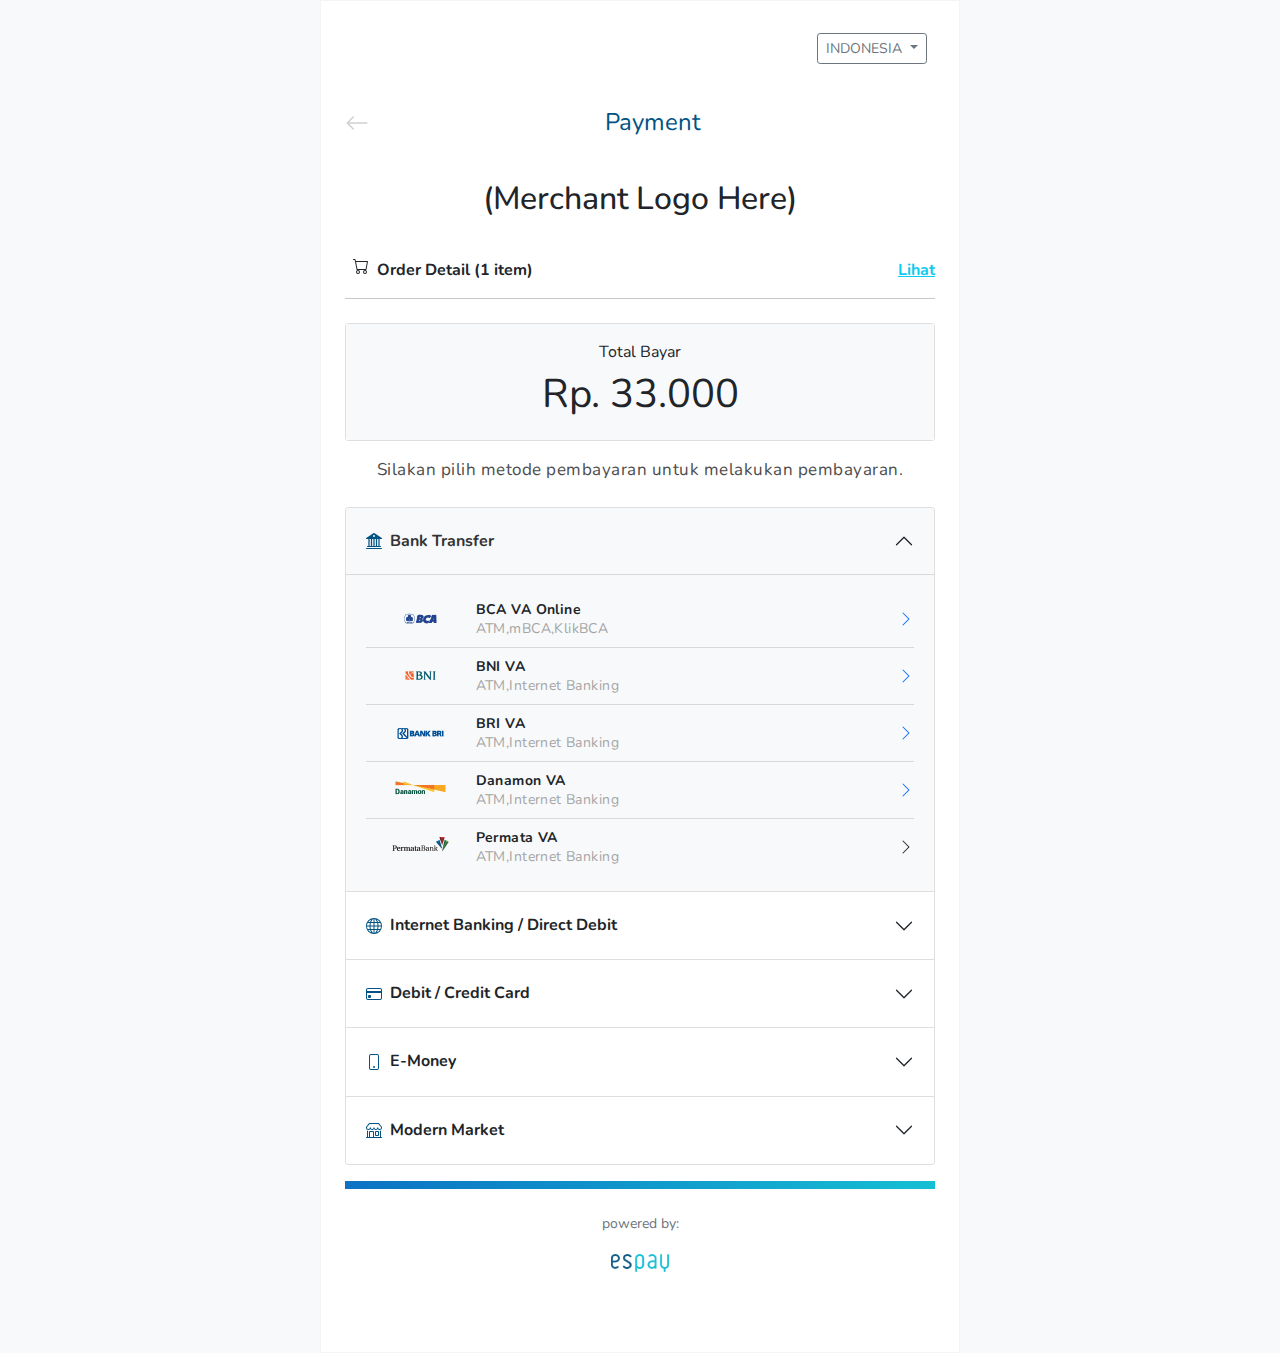
<file: index.html>
<!doctype html>
<html lang="en" class="h-100">

<head>
  <meta charset="utf-8">
  <meta name="viewport" content="width=device-width, initial-scale=1">
  <meta name="description" content="">
  <meta name="author" content="PT PLUS">
  <meta name="generator" content="Hugo 0.84.0">
  <title>ESPAY</title>



  <!-- Bootstrap core CSS -->
  <link href="css/bootstrap.min.css" rel="stylesheet">
  <!-- Custom Style -->
  <link href="css/iconset.css" rel="stylesheet">
  <link href="css/style.css" rel="stylesheet">

  <!-- Favicons -->
  <link rel="apple-touch-icon" href="#" sizes="180x180">
  <link rel="icon" href="#" sizes="32x32" type="image/png">
  <link rel="icon" href="#" sizes="16x16" type="image/png">
  <link rel="manifest" href="#">
  <link rel="mask-icon" href="#" color="#7952b3">
  <link rel="icon" href="#">
  <meta name="theme-color" content="#7952b3">



</head>

<body class="bg-light">


  <!-- Begin page content -->
  <main class="flex-shrink-0 h-100 main-container">


    <div class="container main-container ps-24">

      <div class="d-flex p-2 mb-4 flex-row justify-content-end align-items-center text-center">

        <div class="dropdown">
          <a class="btn btn-outline-secondary btn-sm dropdown-toggle" href="#" role="button" id="dropdownMenuLink"
            data-bs-toggle="dropdown" aria-expanded="false">
            INDONESIA
          </a>

          <ul class="dropdown-menu" aria-labelledby="dropdownMenuLink">
            <li><a class="dropdown-item" href="#">ENGLISH</a></li>
          </ul>
        </div>
      </div>

      <nav class="navbar nav-head">

        <!-- <a class="navbar-brand" href="#" style="z-index: 99 !important;">
            <svg xmlns="http://www.w3.org/2000/svg" width="24" height="24" fill="currentColor" class="bi bi-arrow-left"
              viewBox="0 0 16 16">
              <path fill-rule="evenodd"
                d="M15 8a.5.5 0 0 0-.5-.5H2.707l3.147-3.146a.5.5 0 1 0-.708-.708l-4 4a.5.5 0 0 0 0 .708l4 4a.5.5 0 0 0 .708-.708L2.707 8.5H14.5A.5.5 0 0 0 15 8z">
              </path>
            </svg>

          </a> -->
        <div class="d-flex flex-fill align-items-center justify-content-start">
          <a class="nav-arrow" href="#">
            <svg xmlns="http://www.w3.org/2000/svg" width="24" height="24" fill="currentColor" class="bi bi-arrow-left"
              viewBox="0 0 16 16">
              <path fill-rule="evenodd"
                d="M15 8a.5.5 0 0 0-.5-.5H2.707l3.147-3.146a.5.5 0 1 0-.708-.708l-4 4a.5.5 0 0 0 0 .708l4 4a.5.5 0 0 0 .708-.708L2.707 8.5H14.5A.5.5 0 0 0 15 8z">
              </path>
            </svg>

          </a>
          <span class="align-items-center  flex-fill justify-content-center txt-primary text-center ">Payment</span>



        </div>

      </nav>
      <div class="d-flex justify-content-center mt-32">
        <h1 class="fs-2">(Merchant Logo Here)</h1>
      </div>

      <br />
      <!-- <div class="alert alert-warning d-flex align-items-center" role="alert">
        <svg xmlns="http://www.w3.org/2000/svg" width="24" height="24" fill="currentColor"
          class="bi bi-exclamation-triangle-fill flex-shrink-0 me-2" viewBox="0 0 16 16" role="img"
          aria-label="Warning:">
          <path
            d="M8.982 1.566a1.13 1.13 0 0 0-1.96 0L.165 13.233c-.457.778.091 1.767.98 1.767h13.713c.889 0 1.438-.99.98-1.767L8.982 1.566zM8 5c.535 0 .954.462.9.995l-.35 3.507a.552.552 0 0 1-1.1 0L7.1 5.995A.905.905 0 0 1 8 5zm.002 6a1 1 0 1 1 0 2 1 1 0 0 1 0-2z" />
        </svg>
        <div>
          Lakukan pembayaran sebelum <strong>10 Mei 2023 01:38pm </strong>
        </div>
      </div> -->




      <div class="d-flex flex-row justify-content-between mt-2">
        <div class="d-flex flex-row bd-highlight">

          <svg xmlns="http://www.w3.org/2000/svg" width="16" height="16" fill="currentColor" class="bi bi-cart mx-2"
            viewBox="0 0 16 16">
            <path
              d="M0 1.5A.5.5 0 0 1 .5 1H2a.5.5 0 0 1 .485.379L2.89 3H14.5a.5.5 0 0 1 .491.592l-1.5 8A.5.5 0 0 1 13 12H4a.5.5 0 0 1-.491-.408L2.01 3.607 1.61 2H.5a.5.5 0 0 1-.5-.5zM3.102 4l1.313 7h8.17l1.313-7H3.102zM5 12a2 2 0 1 0 0 4 2 2 0 0 0 0-4zm7 0a2 2 0 1 0 0 4 2 2 0 0 0 0-4zm-7 1a1 1 0 1 1 0 2 1 1 0 0 1 0-2zm7 0a1 1 0 1 1 0 2 1 1 0 0 1 0-2z" />
          </svg>
          <b>Order Detail (1 item) </b>
        </div>

        <a class="link-info" data-bs-toggle="collapse" href="#collapseExample" role="button" aria-expanded="false"
          aria-controls="collapseExample">
          <b>Lihat</b>
        </a>
      </div>

      <hr />



      <div class="collapse" id="collapseExample">
        <div class="card card-body">
          <div class="d-flex justify-content-between">
            <div class="items d-flex flex-column">
              <span>Susu Kaleng</span>
              <span>1x </span>

            </div>

            <div class="items-price">
              Rp. 30.000
            </div>
          </div>
          <hr />
          <div class="d-flex justify-content-end bg-light">
            <div class="items-total mx-2">
              <span><strong>Sub Total</strong></span>


            </div>

            <div class="total-price mx-2">
              <span><strong>Rp. 33.000</strong></span>
            </div>
          </div>
          <div class="d-flex justify-content-end bg-light">
            <div class="items-total mx-2">
              <span>Admin</span>


            </div>

            <div class="total-price mx-2">
              <span><strong>Rp. 3.000</strong></span>
            </div>
          </div>
          <div class="d-flex justify-content-end bg-light">
            <div class="items-total mx-2">
              <span>Total amount due</span>


            </div>

            <div class="total-price mx-2">
              <span><strong>Rp. 33.000</strong></span>
            </div>
          </div>
        </div>
      </div>

      <!-- Amount Info-->
      <div class="card mt-24">
        <div class="card-body d-flex flex-column text-center bg-light">
          <span>Total Bayar</span>
          <span class="text-capitalize fs-1">Rp. 33.000</span>
        </div>
      </div>
      <!-- End of Amount Info-->

      <span class="title mt-16 mb-16">Silakan pilih metode pembayaran untuk melakukan pembayaran.</span>


      <!-- Accordion PG Channel-->
      <div class="accordion mt-24" id="accordionExample">
        <!-- Bank Transfer-->
        <div class="accordion-item">
          <h2 class="accordion-header" id="headingOne">
            <button class="accordion-button d-flex align-items-center justify-content-center" type="button"
              data-bs-toggle="collapse" data-bs-target="#collapseOne" aria-expanded="true" aria-controls="collapseOne">
              <svg xmlns="http://www.w3.org/2000/svg" width="16" height="16" fill="currentColor"
                class="bi bi-bank2 txt-primary" viewBox="0 0 16 16">
                <path
                  d="M8.277.084a.5.5 0 0 0-.554 0l-7.5 5A.5.5 0 0 0 .5 6h1.875v7H1.5a.5.5 0 0 0 0 1h13a.5.5 0 1 0 0-1h-.875V6H15.5a.5.5 0 0 0 .277-.916l-7.5-5zM12.375 6v7h-1.25V6h1.25zm-2.5 0v7h-1.25V6h1.25zm-2.5 0v7h-1.25V6h1.25zm-2.5 0v7h-1.25V6h1.25zM8 4a1 1 0 1 1 0-2 1 1 0 0 1 0 2zM.5 15a.5.5 0 0 0 0 1h15a.5.5 0 1 0 0-1H.5z" />
              </svg><strong class="p-2">Bank Transfer</strong>
            </button>
          </h2>
          <div id="collapseOne" class="accordion-collapse collapse show" aria-labelledby="headingOne"
            data-bs-parent="#accordionExample">
            <div class="accordion-body bg-light">
              <ul class="list-group list-group-flush list-group-va">
                <li class="list-group-item va-account-list">
                  <a href="payment-va.html">
                    <div class="d-flex flex-fill align-items-center">
                      <i class="va-bank align-self-start bank-logo bca"></i>
                      <span class="va-account-number flex-grow-1">
                        <div class="d-flex flex-column">
                          <strong class="text-dark">BCA VA Online</strong>
                          <span>ATM,mBCA,KlikBCA</span>
                        </div>
                      </span>

                      <svg xmlns="http://www.w3.org/2000/svg" width="16" height="16" fill="currentColor"
                        class="bi bi-chevron-right" viewBox="0 0 16 16">
                        <path fill-rule="evenodd"
                          d="M4.646 1.646a.5.5 0 0 1 .708 0l6 6a.5.5 0 0 1 0 .708l-6 6a.5.5 0 0 1-.708-.708L10.293 8 4.646 2.354a.5.5 0 0 1 0-.708z" />
                      </svg>

                    </div>
                  </a>
                </li>
                <li class="list-group-item va-account-list">
                  <a href="#">
                    <div class="d-flex flex-fill align-items-center">
                      <i class="va-bank align-self-start bank-logo bni"></i>
                      <span class="va-account-number flex-grow-1">
                        <div class="d-flex flex-column">
                          <strong class="text-dark">BNI VA</strong>
                          <span>ATM,Internet Banking</span>
                        </div>
                      </span>

                      <svg xmlns="http://www.w3.org/2000/svg" width="16" height="16" fill="currentColor"
                        class="bi bi-chevron-right" viewBox="0 0 16 16">
                        <path fill-rule="evenodd"
                          d="M4.646 1.646a.5.5 0 0 1 .708 0l6 6a.5.5 0 0 1 0 .708l-6 6a.5.5 0 0 1-.708-.708L10.293 8 4.646 2.354a.5.5 0 0 1 0-.708z" />
                      </svg>

                    </div>
                  </a>
                </li>
                <li class="list-group-item va-account-list">
                  <a href="#">
                    <div class="d-flex flex-fill align-items-center">
                      <i class="va-bank align-self-start bank-logo bri"></i>
                      <span class="va-account-number flex-grow-1">
                        <div class="d-flex flex-column">
                          <strong class="text-dark">BRI VA</strong>
                          <span>ATM,Internet Banking</span>
                        </div>
                      </span>

                      <svg xmlns="http://www.w3.org/2000/svg" width="16" height="16" fill="currentColor"
                        class="bi bi-chevron-right" viewBox="0 0 16 16">
                        <path fill-rule="evenodd"
                          d="M4.646 1.646a.5.5 0 0 1 .708 0l6 6a.5.5 0 0 1 0 .708l-6 6a.5.5 0 0 1-.708-.708L10.293 8 4.646 2.354a.5.5 0 0 1 0-.708z" />
                      </svg>

                    </div>
                  </a>
                </li>
                <li class="list-group-item va-account-list">
                  <a href="#">
                    <div class="d-flex flex-fill align-items-center">
                      <i class="va-bank align-self-start bank-logo danamon"></i>
                      <span class="va-account-number flex-grow-1">
                        <div class="d-flex flex-column">
                          <strong class="text-dark">Danamon VA</strong>
                          <span>ATM,Internet Banking</span>
                        </div>
                      </span>

                      <svg xmlns="http://www.w3.org/2000/svg" width="16" height="16" fill="currentColor"
                        class="bi bi-chevron-right" viewBox="0 0 16 16">
                        <path fill-rule="evenodd"
                          d="M4.646 1.646a.5.5 0 0 1 .708 0l6 6a.5.5 0 0 1 0 .708l-6 6a.5.5 0 0 1-.708-.708L10.293 8 4.646 2.354a.5.5 0 0 1 0-.708z" />
                      </svg>

                    </div>
                  </a>
                </li>
                <li class="list-group-item va-account-list">
                  <a href="#"></a>
                  <div class="d-flex flex-fill align-items-center">
                    <i class="va-bank align-self-start bank-logo permata"></i>
                    <span class="va-account-number flex-grow-1">
                      <div class="d-flex flex-column">
                        <strong class="text-dark">Permata VA</strong>
                        <span>ATM,Internet Banking</span>
                      </div>
                    </span>

                    <svg xmlns="http://www.w3.org/2000/svg" width="16" height="16" fill="currentColor"
                      class="bi bi-chevron-right" viewBox="0 0 16 16">
                      <path fill-rule="evenodd"
                        d="M4.646 1.646a.5.5 0 0 1 .708 0l6 6a.5.5 0 0 1 0 .708l-6 6a.5.5 0 0 1-.708-.708L10.293 8 4.646 2.354a.5.5 0 0 1 0-.708z" />
                    </svg>

                  </div>
                  </a>
                </li>

              </ul>
            </div>
          </div>
        </div>
        <!-- End of Bank Transfer-->

        <!-- Internet Banking-->
        <div class="accordion-item">
          <h2 class="accordion-header" id="headingTwo">
            <button class="accordion-button collapsed d-flex" type="button" data-bs-toggle="collapse"
              data-bs-target="#collapseTwo" aria-expanded="false" aria-controls="collapseTwo">
              <svg xmlns="http://www.w3.org/2000/svg" width="16" height="16" fill="currentColor"
                class="bi bi-globe txt-primary" viewBox="0 0 16 16">
                <path
                  d="M0 8a8 8 0 1 1 16 0A8 8 0 0 1 0 8zm7.5-6.923c-.67.204-1.335.82-1.887 1.855A7.97 7.97 0 0 0 5.145 4H7.5V1.077zM4.09 4a9.267 9.267 0 0 1 .64-1.539 6.7 6.7 0 0 1 .597-.933A7.025 7.025 0 0 0 2.255 4H4.09zm-.582 3.5c.03-.877.138-1.718.312-2.5H1.674a6.958 6.958 0 0 0-.656 2.5h2.49zM4.847 5a12.5 12.5 0 0 0-.338 2.5H7.5V5H4.847zM8.5 5v2.5h2.99a12.495 12.495 0 0 0-.337-2.5H8.5zM4.51 8.5a12.5 12.5 0 0 0 .337 2.5H7.5V8.5H4.51zm3.99 0V11h2.653c.187-.765.306-1.608.338-2.5H8.5zM5.145 12c.138.386.295.744.468 1.068.552 1.035 1.218 1.65 1.887 1.855V12H5.145zm.182 2.472a6.696 6.696 0 0 1-.597-.933A9.268 9.268 0 0 1 4.09 12H2.255a7.024 7.024 0 0 0 3.072 2.472zM3.82 11a13.652 13.652 0 0 1-.312-2.5h-2.49c.062.89.291 1.733.656 2.5H3.82zm6.853 3.472A7.024 7.024 0 0 0 13.745 12H11.91a9.27 9.27 0 0 1-.64 1.539 6.688 6.688 0 0 1-.597.933zM8.5 12v2.923c.67-.204 1.335-.82 1.887-1.855.173-.324.33-.682.468-1.068H8.5zm3.68-1h2.146c.365-.767.594-1.61.656-2.5h-2.49a13.65 13.65 0 0 1-.312 2.5zm2.802-3.5a6.959 6.959 0 0 0-.656-2.5H12.18c.174.782.282 1.623.312 2.5h2.49zM11.27 2.461c.247.464.462.98.64 1.539h1.835a7.024 7.024 0 0 0-3.072-2.472c.218.284.418.598.597.933zM10.855 4a7.966 7.966 0 0 0-.468-1.068C9.835 1.897 9.17 1.282 8.5 1.077V4h2.355z" />
              </svg>
              <strong class="p-2">Internet Banking / Direct Debit</strong>
            </button>
          </h2>
          <div id="collapseTwo" class="accordion-collapse collapse" aria-labelledby="headingTwo"
            data-bs-parent="#accordionExample">
            <div class="accordion-body bg-light">
              <ul class="list-group list-group-flush list-group-va">
                <li class="list-group-item va-account-list">
                  <a href="#">
                    <div class="d-flex flex-fill align-items-center">
                      <i class="va-bank align-self-start bank-logo bri"></i>
                      <span class="va-account-number flex-grow-1">
                        <div class="d-flex flex-column">
                          <strong class="text-dark">BRI Direct Debit</strong>
                          <span>Internet Banking BRI</span>
                        </div>
                      </span>

                      <svg xmlns="http://www.w3.org/2000/svg" width="16" height="16" fill="currentColor"
                        class="bi bi-chevron-right" viewBox="0 0 16 16">
                        <path fill-rule="evenodd"
                          d="M4.646 1.646a.5.5 0 0 1 .708 0l6 6a.5.5 0 0 1 0 .708l-6 6a.5.5 0 0 1-.708-.708L10.293 8 4.646 2.354a.5.5 0 0 1 0-.708z" />
                      </svg>

                    </div>
                  </a>
                </li>


              </ul>
            </div>
          </div>
        </div>
        <!-- End of Internet Banking-->

        <!-- Debit Credit-->
        <div class="accordion-item">
          <h2 class="accordion-header" id="headingThree">
            <button class="accordion-button collapsed d-flex" type="button" data-bs-toggle="collapse"
              data-bs-target="#collapseThree" aria-expanded="false" aria-controls="collapseThree">
              <svg xmlns="http://www.w3.org/2000/svg" width="16" height="16" fill="currentColor"
                class="bi bi-credit-card txt-primary" viewBox="0 0 16 16">
                <path
                  d="M0 4a2 2 0 0 1 2-2h12a2 2 0 0 1 2 2v8a2 2 0 0 1-2 2H2a2 2 0 0 1-2-2V4zm2-1a1 1 0 0 0-1 1v1h14V4a1 1 0 0 0-1-1H2zm13 4H1v5a1 1 0 0 0 1 1h12a1 1 0 0 0 1-1V7z" />
                <path d="M2 10a1 1 0 0 1 1-1h1a1 1 0 0 1 1 1v1a1 1 0 0 1-1 1H3a1 1 0 0 1-1-1v-1z" />
              </svg>
              <strong class="p-2">Debit / Credit Card</strong>
            </button>
          </h2>
          <div id="collapseThree" class="accordion-collapse collapse" aria-labelledby="headingThree"
            data-bs-parent="#accordionExample">
            <div class="accordion-body bg-light">
              <ul class="list-group list-group-flush list-group-va">
                <li class="list-group-item va-account-list">
                  <a href="#">
                    <div class="d-flex flex-fill align-items-center">
                      <!-- <i class="va-bank align-self-start bank-logo creditcardedc"></i> -->
                      <div class="d-flex flex-row justify-content-center align-items-center "
                        style="grid-template-columns: repeat(3, 44px);">
                        <div class="p-1 flex justify-center"><svg width="30" height="18" viewBox="0 0 24 14"
                            fill="none">
                            <path d="M14.708 3.19556H9.83984V11.1473H14.708V3.19556Z" fill="#FF5F00"></path>
                            <path
                              d="M10.3407 7.17304C10.3401 6.40729 10.5138 5.65143 10.8485 4.9627C11.1832 4.27397 11.6702 3.6704 12.2727 3.1977C11.5267 2.61157 10.6309 2.24712 9.6876 2.146C8.74432 2.04488 7.79161 2.21117 6.93837 2.62587C6.08512 3.04057 5.36574 3.68694 4.86246 4.49113C4.35918 5.29531 4.09229 6.22486 4.09229 7.17355C4.09229 8.12224 4.35918 9.05179 4.86246 9.85598C5.36574 10.6602 6.08512 11.3065 6.93837 11.7212C7.79161 12.1359 8.74432 12.3022 9.6876 12.2011C10.6309 12.1 11.5267 11.7355 12.2727 11.1494C11.6701 10.6766 11.183 10.0729 10.8483 9.38395C10.5136 8.69503 10.34 7.93897 10.3407 7.17304Z"
                              fill="#EB001B"></path>
                            <path
                              d="M19.9709 10.3107V10.1481H20.0415V10.1062H19.8748V10.1399H19.9412V10.3026L19.9709 10.3107ZM20.2951 10.3107V10.1062H20.245L20.1857 10.2463L20.1264 10.1062H20.0763V10.3026H20.1131V10.1532L20.1683 10.2811H20.2062L20.2614 10.1532V10.3026L20.2951 10.3107Z"
                              fill="#F79E1B"></path>
                            <path
                              d="M20.4545 7.17203C20.4546 8.12093 20.1877 9.05071 19.6844 9.85508C19.181 10.6594 18.4614 11.3059 17.6079 11.7206C16.7544 12.1353 15.8015 12.3015 14.858 12.2001C13.9145 12.0987 13.0186 11.7339 12.2727 11.1474C12.8748 10.6742 13.3617 10.0705 13.6964 9.3818C14.0311 8.69307 14.2051 7.93729 14.2051 7.17152C14.2051 6.40574 14.0311 5.64997 13.6964 4.96124C13.3617 4.2725 12.8748 3.66879 12.2727 3.19567C13.0186 2.60913 13.9145 2.24432 14.858 2.14295C15.8015 2.04158 16.7544 2.20774 17.6079 2.62243C18.4614 3.03712 19.181 3.6836 19.6844 4.48796C20.1877 5.29233 20.4546 6.22211 20.4545 7.17101V7.17203Z"
                              fill="#F79E1B"></path>
                          </svg></div>
                        <div class="p-1 flex justify-center"><svg version="1.0" xmlns="http://www.w3.org/2000/svg"
                            width="30" height="18" viewBox="0 0 600.000000 292.000000"
                            preserveAspectRatio="xMidYMid meet">
                            <g transform="translate(0.000000,292.000000) scale(0.100000,-0.100000)" fill="#1434cb"
                              stroke="none">
                              <path d="M3575 2209 c-193 -28 -361 -127 -438 -259 -38 -66 -60 -162 -54 -237
                                          11 -143 108 -253 318 -363 68 -36 140 -81 161 -101 33 -31 38 -42 38 -81 0
                                          -57 -24 -88 -88 -116 -106 -46 -267 -37 -427 23 -49 19 -91 33 -92 31 -6 -6
                                          -66 -306 -62 -310 14 -14 191 -56 280 -67 346 -40 638 77 741 297 26 56 32 82
                                          36 163 3 81 1 105 -18 154 -41 108 -110 167 -364 308 -91 51 -136 97 -136 139
                                          0 36 41 86 86 105 84 35 236 27 373 -20 l69 -23 31 144 c17 79 31 147 31 152
                                          0 12 -130 50 -215 62 -82 11 -186 11 -270 -1z"></path>
                              <path d="M686 2174 c-4 -9 -5 -18 -4 -19 2 -2 48 -15 103 -30 114 -31 260 -88
                                          291 -113 11 -10 28 -29 36 -42 9 -14 80 -272 158 -575 77 -302 148 -574 156
                                          -603 l15 -52 196 2 197 3 298 710 c164 391 300 716 302 723 4 9 -39 12 -194
                                          12 -117 0 -200 -4 -200 -9 0 -5 -65 -173 -144 -373 -79 -200 -163 -414 -187
                                          -475 -24 -62 -46 -113 -49 -113 -3 0 -41 188 -84 418 -85 459 -95 492 -162
                                          529 -38 22 -46 23 -380 23 -308 0 -342 -2 -348 -16z"></path>
                              <path d="M2590 2133 c-7 -32 -75 -350 -151 -708 -76 -357 -139 -658 -139 -667
                                          0 -17 15 -18 185 -18 105 0 185 4 185 9 0 5 68 325 150 711 83 386 150 708
                                          150 716 0 12 -32 14 -184 14 l-185 0 -11 -57z"></path>
                              <path d="M4615 2171 c-16 -10 -38 -27 -47 -38 -10 -10 -108 -235 -219 -499
                                          -299 -714 -369 -882 -369 -888 0 -4 87 -6 194 -6 l194 0 38 110 39 110 241 0
                                          242 0 17 -77 c9 -43 20 -91 24 -108 l7 -30 164 -3 c90 -1 167 1 170 5 4 5 -46
                                          262 -111 573 -65 311 -133 634 -150 718 l-32 152 -186 0 c-164 0 -190 -2 -216
                                          -19z m194 -633 c28 -139 51 -260 51 -268 0 -13 -22 -15 -147 -12 -82 2 -149 5
                                          -151 7 -6 5 182 525 189 525 3 0 29 -114 58 -252z"></path>
                            </g>
                          </svg></div>
                        <div class="p-1 flex justify-center"><svg width="30" height="18" viewBox="0 0 24 15"
                            fill="none">
                            <path
                              d="M21.4318 11.9485C21.4307 12.7484 21.1125 13.5151 20.5469 14.0807C19.9814 14.6463 19.2146 14.9645 18.4148 14.9656H2V3.01705C2.00108 2.21721 2.3193 1.45044 2.88487 0.884868C3.45044 0.319296 4.21721 0.00108233 5.01705 0L21.4318 0V11.9485Z"
                              fill="white"></path>
                            <path
                              d="M16.0861 8.88441H17.3297C17.3655 8.88441 17.4484 8.87214 17.4842 8.87214C17.6111 8.84498 17.7245 8.77429 17.8048 8.67231C17.8851 8.57034 17.9273 8.44349 17.9239 8.31373C17.9235 8.18491 17.88 8.05994 17.8003 7.95874C17.7206 7.85754 17.6093 7.78593 17.4842 7.75532C17.4334 7.74487 17.3815 7.74075 17.3297 7.74305H16.083L16.0861 8.88441Z"
                              fill="url(#paint0_linear)"></path>
                            <path
                              d="M17.1917 1.00854C16.9078 1.00854 16.6266 1.06447 16.3643 1.17312C16.102 1.28177 15.8637 1.44103 15.6629 1.64179C15.4621 1.84256 15.3029 2.0809 15.1942 2.34321C15.0856 2.60552 15.0297 2.88667 15.0297 3.17059V5.41548H18.0845C18.156 5.4133 18.2275 5.41741 18.2983 5.42775C18.9876 5.46354 19.498 5.81945 19.498 6.43718C19.4917 6.6967 19.3858 6.94386 19.2023 7.12743C19.0187 7.31099 18.7716 7.41686 18.512 7.42309V7.45173C19.2126 7.49877 19.7475 7.8915 19.7475 8.49695C19.7475 9.15048 19.1533 9.57798 18.3699 9.57798H15.0164V13.9757H18.1868C18.7602 13.9757 19.3101 13.7479 19.7156 13.3425C20.1211 12.937 20.3489 12.3871 20.3489 11.8137V1.00854H17.1917Z"
                              fill="url(#paint1_linear)"></path>
                            <path
                              d="M17.7723 6.58028C17.7748 6.45584 17.7314 6.33483 17.6502 6.24047C17.569 6.1461 17.4559 6.08501 17.3325 6.06891C17.309 6.06891 17.2497 6.05664 17.2139 6.05664H16.0889V7.10186H17.2139C17.2538 7.10498 17.294 7.10083 17.3325 7.0896C17.4559 7.0735 17.569 7.0124 17.6502 6.91804C17.7314 6.82367 17.7748 6.70267 17.7723 6.57823V6.58028Z"
                              fill="url(#paint2_linear)"></path>
                            <path
                              d="M5.24185 1.00854C4.95793 1.00854 4.67679 1.06447 4.41447 1.17312C4.15216 1.28177 3.91382 1.44103 3.71306 1.64179C3.51229 1.84256 3.35304 2.0809 3.24438 2.34321C3.13573 2.60552 3.07981 2.88667 3.07981 3.17059V8.50411C3.65614 8.80616 4.29381 8.97266 4.94424 8.99093C5.09262 9.00819 5.24298 8.9931 5.38497 8.94668C5.52696 8.90027 5.65721 8.82364 5.76675 8.72207C5.87628 8.6205 5.96252 8.49641 6.0195 8.35832C6.07649 8.22024 6.10288 8.07144 6.09685 7.92218V5.40627H7.95004V7.91195C7.95004 8.88559 7.34458 9.68127 5.29094 9.68127C4.54209 9.68181 3.79601 9.5901 3.06958 9.4082V13.9563H6.24004C6.52413 13.9565 6.80549 13.9008 7.06804 13.7923C7.33059 13.6838 7.56917 13.5245 7.77015 13.3237C7.97114 13.123 8.13057 12.8845 8.23935 12.6221C8.34813 12.3596 8.40413 12.0783 8.40413 11.7942V1.00854H5.24185Z"
                              fill="url(#paint3_linear)"></path>
                            <path
                              d="M11.2167 1.00854C10.9328 1.00854 10.6517 1.06447 10.3894 1.17312C10.127 1.28177 9.8887 1.44103 9.68794 1.64179C9.48717 1.84256 9.32792 2.0809 9.21926 2.34321C9.11061 2.60552 9.05469 2.88667 9.05469 3.17059V5.99741C9.94337 5.39823 11.0232 5.15106 12.084 5.304C12.6569 5.34051 13.2254 5.42813 13.7828 5.56582V6.48013C13.2765 6.20907 12.7191 6.04707 12.1464 6.00457C10.9825 5.92173 10.282 6.49138 10.282 7.48957C10.282 8.48775 10.9825 9.06968 12.1464 8.97457C12.718 8.92643 13.2743 8.76475 13.7828 8.499V9.41332C13.2257 9.55223 12.6571 9.63987 12.084 9.67514C11.024 9.829 9.94467 9.58332 9.05571 8.98582V13.9747H12.2262C12.7996 13.9747 13.3495 13.7469 13.755 13.3414C14.1604 12.936 14.3882 12.386 14.3882 11.8126V1.00854H11.2167Z"
                              fill="url(#paint4_linear)"></path>
                            <defs>
                              <linearGradient id="paint0_linear" x1="15.0244" y1="8.31456" x2="20.3617" y2="8.31456"
                                gradientUnits="userSpaceOnUse">
                                <stop stop-color="#007940"></stop>
                                <stop offset="0.228" stop-color="#00873F"></stop>
                                <stop offset="0.743" stop-color="#40A737"></stop>
                                <stop offset="1" stop-color="#5CB531"></stop>
                              </linearGradient>
                              <linearGradient id="paint1_linear" x1="15.027" y1="7.49212" x2="20.3649" y2="7.49212"
                                gradientUnits="userSpaceOnUse">
                                <stop stop-color="#007940"></stop>
                                <stop offset="0.228" stop-color="#00873F"></stop>
                                <stop offset="0.743" stop-color="#40A737"></stop>
                                <stop offset="1" stop-color="#5CB531"></stop>
                              </linearGradient>
                              <linearGradient id="paint2_linear" x1="15.0316" y1="6.57871" x2="20.3599" y2="6.57871"
                                gradientUnits="userSpaceOnUse">
                                <stop stop-color="#007940"></stop>
                                <stop offset="0.228" stop-color="#00873F"></stop>
                                <stop offset="0.743" stop-color="#40A737"></stop>
                                <stop offset="1" stop-color="#5CB531"></stop>
                              </linearGradient>
                              <linearGradient id="paint3_linear" x1="3.08025" y1="7.48241" x2="8.50015" y2="7.48241"
                                gradientUnits="userSpaceOnUse">
                                <stop stop-color="#1F286F"></stop>
                                <stop offset="0.475" stop-color="#004E94"></stop>
                                <stop offset="0.826" stop-color="#0066B1"></stop>
                                <stop offset="1" stop-color="#006FBC"></stop>
                              </linearGradient>
                              <linearGradient id="paint4_linear" x1="9.02269" y1="7.47865" x2="14.2869" y2="7.47865"
                                gradientUnits="userSpaceOnUse">
                                <stop stop-color="#6C2C2F"></stop>
                                <stop offset="0.174" stop-color="#882730"></stop>
                                <stop offset="0.573" stop-color="#BE1833"></stop>
                                <stop offset="0.859" stop-color="#DC0436"></stop>
                                <stop offset="1" stop-color="#E60039"></stop>
                              </linearGradient>
                            </defs>
                          </svg></div>
                      </div>
                      <span class="va-account-number flex-grow-1">
                        <div class="d-flex flex-column">
                          <strong class="text-dark">Debit / Credit Card</strong>
                          <span></span>
                        </div>
                      </span>

                      <svg xmlns="http://www.w3.org/2000/svg" width="16" height="16" fill="currentColor"
                        class="bi bi-chevron-right" viewBox="0 0 16 16">
                        <path fill-rule="evenodd"
                          d="M4.646 1.646a.5.5 0 0 1 .708 0l6 6a.5.5 0 0 1 0 .708l-6 6a.5.5 0 0 1-.708-.708L10.293 8 4.646 2.354a.5.5 0 0 1 0-.708z" />
                      </svg>

                    </div>
                  </a>
                </li>


              </ul>
            </div>
          </div>
        </div>
        <!-- End of Debit Credit-->

        <!--E-Money-->
        <div class="accordion-item">
          <h2 class="accordion-header" id="headingFour">
            <button class="accordion-button collapsed" type="button" data-bs-toggle="collapse"
              data-bs-target="#collapseFour" aria-expanded="false" aria-controls="collapseFour">
              <svg xmlns="http://www.w3.org/2000/svg" width="16" height="16" fill="currentColor"
                class="bi bi-phone txt-primary" viewBox="0 0 16 16">
                <path
                  d="M11 1a1 1 0 0 1 1 1v12a1 1 0 0 1-1 1H5a1 1 0 0 1-1-1V2a1 1 0 0 1 1-1h6zM5 0a2 2 0 0 0-2 2v12a2 2 0 0 0 2 2h6a2 2 0 0 0 2-2V2a2 2 0 0 0-2-2H5z" />
                <path d="M8 14a1 1 0 1 0 0-2 1 1 0 0 0 0 2z" />
              </svg>
              <strong class="p-2">E-Money</strong>
            </button>
          </h2>
          <div id="collapseFour" class="accordion-collapse collapse" aria-labelledby="headingFour"
            data-bs-parent="#accordionExample">
            <div class="accordion-body bg-light">
              <ul class="list-group list-group-flush list-group-va">
                <li class="list-group-item va-account-list">
                  <a href="#">
                    <div class="d-flex flex-fill align-items-center">
                      <i class="va-bank align-self-start sprite kredivo"></i>
                      <span class="va-account-number flex-grow-1">
                        <div class="d-flex flex-column">
                          <strong class="text-dark">Kredivo</strong>
                        </div>
                      </span>
                      <svg xmlns="http://www.w3.org/2000/svg" width="16" height="16" fill="currentColor"
                        class="bi bi-chevron-right" viewBox="0 0 16 16">
                        <path fill-rule="evenodd"
                          d="M4.646 1.646a.5.5 0 0 1 .708 0l6 6a.5.5 0 0 1 0 .708l-6 6a.5.5 0 0 1-.708-.708L10.293 8 4.646 2.354a.5.5 0 0 1 0-.708z" />
                      </svg>

                    </div>
                  </a>
                </li>

                <li class="list-group-item va-account-list">
                  <a href="#">
                    <div class="d-flex flex-fill align-items-center">
                      <i class="va-bank align-self-start sprite akulaku"></i>
                      <span class="va-account-number flex-grow-1">
                        <div class="d-flex flex-column">
                          <strong class="text-dark">Akulaku</strong>
                        </div>
                      </span>
                      <svg xmlns="http://www.w3.org/2000/svg" width="16" height="16" fill="currentColor"
                        class="bi bi-chevron-right" viewBox="0 0 16 16">
                        <path fill-rule="evenodd"
                          d="M4.646 1.646a.5.5 0 0 1 .708 0l6 6a.5.5 0 0 1 0 .708l-6 6a.5.5 0 0 1-.708-.708L10.293 8 4.646 2.354a.5.5 0 0 1 0-.708z" />
                      </svg>

                    </div>
                  </a>
                </li>
                <li class="list-group-item va-account-list">
                  <a href="#">
                    <div class="d-flex flex-fill align-items-center">
                      <i class="va-bank align-self-start sprite blu"></i>
                      <span class="va-account-number flex-grow-1">
                        <div class="d-flex flex-column">
                          <strong class="text-dark">Blu by BCA Digital</strong>
                        </div>
                      </span>
                      <svg xmlns="http://www.w3.org/2000/svg" width="16" height="16" fill="currentColor"
                        class="bi bi-chevron-right" viewBox="0 0 16 16">
                        <path fill-rule="evenodd"
                          d="M4.646 1.646a.5.5 0 0 1 .708 0l6 6a.5.5 0 0 1 0 .708l-6 6a.5.5 0 0 1-.708-.708L10.293 8 4.646 2.354a.5.5 0 0 1 0-.708z" />
                      </svg>

                    </div>
                  </a>
                </li>
                <li class="list-group-item va-account-list">
                  <a href="#">
                    <div class="d-flex flex-fill align-items-center">
                      <i class="va-bank align-self-start sprite ovo"></i>
                      <span class="va-account-number flex-grow-1">
                        <div class="d-flex flex-column">
                          <strong class="text-dark">OVO</strong>
                        </div>
                      </span>
                      <svg xmlns="http://www.w3.org/2000/svg" width="16" height="16" fill="currentColor"
                        class="bi bi-chevron-right" viewBox="0 0 16 16">
                        <path fill-rule="evenodd"
                          d="M4.646 1.646a.5.5 0 0 1 .708 0l6 6a.5.5 0 0 1 0 .708l-6 6a.5.5 0 0 1-.708-.708L10.293 8 4.646 2.354a.5.5 0 0 1 0-.708z" />
                      </svg>

                    </div>
                  </a>
                </li>
                <li class="list-group-item va-account-list">
                  <a href="#">
                    <div class="d-flex flex-fill align-items-center">
                      <i class="va-bank align-self-start sprite danapay"></i>
                      <span class="va-account-number flex-grow-1">
                        <div class="d-flex flex-column">
                          <strong class="text-dark">Dana</strong>
                        </div>
                      </span>
                      <svg xmlns="http://www.w3.org/2000/svg" width="16" height="16" fill="currentColor"
                        class="bi bi-chevron-right" viewBox="0 0 16 16">
                        <path fill-rule="evenodd"
                          d="M4.646 1.646a.5.5 0 0 1 .708 0l6 6a.5.5 0 0 1 0 .708l-6 6a.5.5 0 0 1-.708-.708L10.293 8 4.646 2.354a.5.5 0 0 1 0-.708z" />
                      </svg>

                    </div>
                  </a>
                </li>

              </ul>
            </div>
          </div>
        </div>
        <!--End of E-Money-->

        <!-- Modern Market -->
        <div class="accordion-item">
          <h2 class="accordion-header" id="headingFive">
            <button class="accordion-button collapsed" type="button" data-bs-toggle="collapse"
              data-bs-target="#collapseFive" aria-expanded="false" aria-controls="collapseFive">
              <svg xmlns="http://www.w3.org/2000/svg" width="16" height="16" fill="currentColor"
                class="bi bi-shop txt-primary" viewBox="0 0 16 16">
                <path
                  d="M2.97 1.35A1 1 0 0 1 3.73 1h8.54a1 1 0 0 1 .76.35l2.609 3.044A1.5 1.5 0 0 1 16 5.37v.255a2.375 2.375 0 0 1-4.25 1.458A2.371 2.371 0 0 1 9.875 8 2.37 2.37 0 0 1 8 7.083 2.37 2.37 0 0 1 6.125 8a2.37 2.37 0 0 1-1.875-.917A2.375 2.375 0 0 1 0 5.625V5.37a1.5 1.5 0 0 1 .361-.976l2.61-3.045zm1.78 4.275a1.375 1.375 0 0 0 2.75 0 .5.5 0 0 1 1 0 1.375 1.375 0 0 0 2.75 0 .5.5 0 0 1 1 0 1.375 1.375 0 1 0 2.75 0V5.37a.5.5 0 0 0-.12-.325L12.27 2H3.73L1.12 5.045A.5.5 0 0 0 1 5.37v.255a1.375 1.375 0 0 0 2.75 0 .5.5 0 0 1 1 0zM1.5 8.5A.5.5 0 0 1 2 9v6h1v-5a1 1 0 0 1 1-1h3a1 1 0 0 1 1 1v5h6V9a.5.5 0 0 1 1 0v6h.5a.5.5 0 0 1 0 1H.5a.5.5 0 0 1 0-1H1V9a.5.5 0 0 1 .5-.5zM4 15h3v-5H4v5zm5-5a1 1 0 0 1 1-1h2a1 1 0 0 1 1 1v3a1 1 0 0 1-1 1h-2a1 1 0 0 1-1-1v-3zm3 0h-2v3h2v-3z" />
              </svg>
              <strong class="p-2">Modern Market</strong>
            </button>
          </h2>
          <div id="collapseFive" class="accordion-collapse collapse" aria-labelledby="headingFive"
            data-bs-parent="#accordionExample">
            <div class="accordion-body bg-light">
              <ul class="list-group list-group-flush list-group-va">

                <li class="list-group-item va-account-list">
                  <a href="#">
                    <div class="d-flex flex-fill align-items-center">
                      <i class="va-bank align-self-start sprite indomaret"></i>
                      <span class="va-account-number flex-grow-1">
                        <div class="d-flex flex-column">
                          <strong class="text-dark">Indomaret</strong>
                        </div>
                      </span>
                      <svg xmlns="http://www.w3.org/2000/svg" width="16" height="16" fill="currentColor"
                        class="bi bi-chevron-right" viewBox="0 0 16 16">
                        <path fill-rule="evenodd"
                          d="M4.646 1.646a.5.5 0 0 1 .708 0l6 6a.5.5 0 0 1 0 .708l-6 6a.5.5 0 0 1-.708-.708L10.293 8 4.646 2.354a.5.5 0 0 1 0-.708z" />
                      </svg>

                    </div>
                  </a>
                </li>

                <li class="list-group-item va-account-list">
                  <a href="#">
                    <div class="d-flex flex-fill align-items-center">
                      <i class="va-bank align-self-start sprite alfamart"></i>
                      <span class="va-account-number flex-grow-1">
                        <div class="d-flex flex-column">
                          <strong class="text-dark">Alfamart</strong>
                        </div>
                      </span>
                      <svg xmlns="http://www.w3.org/2000/svg" width="16" height="16" fill="currentColor"
                        class="bi bi-chevron-right" viewBox="0 0 16 16">
                        <path fill-rule="evenodd"
                          d="M4.646 1.646a.5.5 0 0 1 .708 0l6 6a.5.5 0 0 1 0 .708l-6 6a.5.5 0 0 1-.708-.708L10.293 8 4.646 2.354a.5.5 0 0 1 0-.708z" />
                      </svg>

                    </div>
                  </a>
                </li>


              </ul>
            </div>
          </div>
        </div>
        <!-- End of Modern Market -->
      </div>
      <!-- End of Accordion PG Channel-->
      <div class="espay-line"></div>
      <footer class="footer mt-auto mb-auto">
        <div class="container-tab-content">

          <p class="small text-muted text-center">powered by:</p>
          <div class="text-center">
            <img src="img/espay-logo-footer.png">
          </div>

        </div>
      </footer>
    </div>
  </main>



  <script src="js/jquery.min.js"></script>
  <script src="js/bootstrap.bundle.min.js"></script>
  <script src="js/pooper.min.js"></script>
  <script type="text/javascript">
    // enable spacing for credit card number     
    $('#inputCCNumber').on('keyup', function (e) {
      var val = $(this).val();
      var newval = '';
      val = val.replace(/\s/g, '');

      // iterate to letter-spacing after every 4 digits   
      for (var i = 0; i < val.length; i++) {
        if (i % 4 == 0 && i > 0) newval = newval.concat(' ');
        newval = newval.concat(val[i]);
      }

      // format in same input field 
      $(this).val(newval);
    });
  </script>


</body>

</html>
</file>
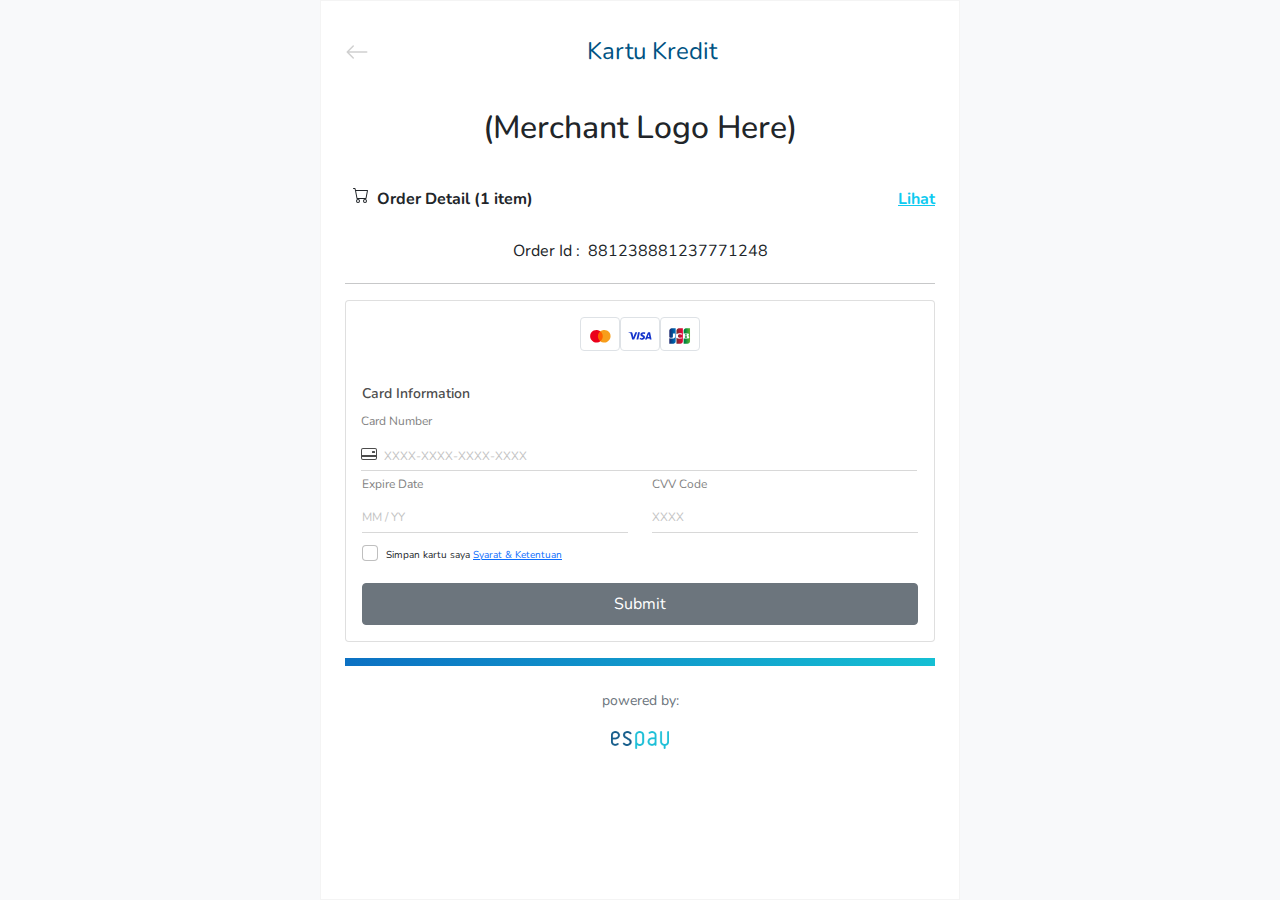
<file: payment-credit-card.html>
<!doctype html>
<html lang="en" class="h-100">

<head>
    <meta charset="utf-8">
    <meta name="viewport" content="width=device-width, initial-scale=1">
    <meta name="description" content="">
    <meta name="author" content="PT PLUS">
    <meta name="generator" content="Hugo 0.84.0">
    <title>ESPAY</title>



    <!-- Bootstrap core CSS -->
    <link href="css/bootstrap.min.css" rel="stylesheet">
    <!-- Custom Style -->
    <link href="css/iconset.css" rel="stylesheet">
    <link href="css/style.css" rel="stylesheet">

    <!-- Favicons -->
    <link rel="apple-touch-icon" href="#" sizes="180x180">
    <link rel="icon" href="#" sizes="32x32" type="image/png">
    <link rel="icon" href="#" sizes="16x16" type="image/png">
    <link rel="manifest" href="#">
    <link rel="mask-icon" href="#" color="#7952b3">
    <link rel="icon" href="#">
    <meta name="theme-color" content="#7952b3">



</head>

<body class="bg-light">


    <!-- Begin page content -->
    <main class="flex-shrink-0 h-100 main-container">

        <div class="container main-container ps-24">

            <nav class="navbar nav-head">

                <div class="d-flex flex-fill align-items-center justify-content-start">
                    <a class="nav-arrow" href="index.html">
                        <svg xmlns="http://www.w3.org/2000/svg" width="24" height="24" fill="currentColor"
                            class="bi bi-arrow-left" viewBox="0 0 16 16">
                            <path fill-rule="evenodd"
                                d="M15 8a.5.5 0 0 0-.5-.5H2.707l3.147-3.146a.5.5 0 1 0-.708-.708l-4 4a.5.5 0 0 0 0 .708l4 4a.5.5 0 0 0 .708-.708L2.707 8.5H14.5A.5.5 0 0 0 15 8z">
                            </path>
                        </svg>

                    </a>
                    <span class="align-items-center  flex-fill justify-content-center txt-primary text-center ">Kartu
                        Kredit</span>



                </div>

            </nav>
            <div class="d-flex justify-content-center mt-32">
                <h1 class="fs-2">(Merchant Logo Here)</h1>
            </div>

            <br />

            <div class="d-flex flex-row justify-content-between mt-2">
                <div class="d-flex flex-row bd-highlight">

                    <svg xmlns="http://www.w3.org/2000/svg" width="16" height="16" fill="currentColor"
                        class="bi bi-cart mx-2" viewBox="0 0 16 16">
                        <path
                            d="M0 1.5A.5.5 0 0 1 .5 1H2a.5.5 0 0 1 .485.379L2.89 3H14.5a.5.5 0 0 1 .491.592l-1.5 8A.5.5 0 0 1 13 12H4a.5.5 0 0 1-.491-.408L2.01 3.607 1.61 2H.5a.5.5 0 0 1-.5-.5zM3.102 4l1.313 7h8.17l1.313-7H3.102zM5 12a2 2 0 1 0 0 4 2 2 0 0 0 0-4zm7 0a2 2 0 1 0 0 4 2 2 0 0 0 0-4zm-7 1a1 1 0 1 1 0 2 1 1 0 0 1 0-2zm7 0a1 1 0 1 1 0 2 1 1 0 0 1 0-2z" />
                    </svg>
                    <b>Order Detail (1 item) </b>
                </div>

                <a class="link-info" data-bs-toggle="collapse" href="#collapseExample" role="button"
                    aria-expanded="false" aria-controls="collapseExample">
                    <b>Lihat</b>
                </a>
            </div>
            <div class="d-flex flex-column align-items-center text-center mt-4">
                <div class="d-flex flex-row text-center">
                    <span class="p-1">
                        Order Id :
                    </span>
                    <span class="p-1">
                        881238881237771248
                    </span>
                </div>

            </div>
            <hr />


            <!-- Item cart-->
            <div class="collapse" id="collapseExample">
                <div class="card card-body">
                    <div class="d-flex justify-content-between">
                        <div class="items d-flex flex-column">
                            <span>Susu Kaleng</span>
                            <span>1x </span>

                        </div>

                        <div class="items-price">
                            Rp. 30.000
                        </div>
                    </div>
                    <hr />
                    <div class="d-flex justify-content-end bg-light">
                        <div class="items-total mx-2">
                            <span><strong>Sub Total</strong></span>


                        </div>

                        <div class="total-price mx-2">
                            <span><strong>Rp. 33.000</strong></span>
                        </div>
                    </div>
                    <div class="d-flex justify-content-end bg-light">
                        <div class="items-total mx-2">
                            <span>Admin</span>


                        </div>

                        <div class="total-price mx-2">
                            <span><strong>Rp. 3.000</strong></span>
                        </div>
                    </div>
                    <div class="d-flex justify-content-end bg-light">
                        <div class="items-total mx-2">
                            <span>Total amount due</span>


                        </div>

                        <div class="total-price mx-2">
                            <span><strong>Rp. 33.000</strong></span>
                        </div>
                    </div>
                </div>
            </div>
            <!-- End of Item cart-->

            <div class="card w-100">
                <div class="card-body">
                    <div class="d-flex flex-row justify-content-center align-items-center mb-32 "
                        style="grid-template-columns: repeat(3, 44px);">
                        <div class="border rounded border-gray-100 p-1 flex justify-center"><svg width="30" height="18"
                                viewBox="0 0 24 14" fill="none">
                                <path d="M14.708 3.19556H9.83984V11.1473H14.708V3.19556Z" fill="#FF5F00"></path>
                                <path
                                    d="M10.3407 7.17304C10.3401 6.40729 10.5138 5.65143 10.8485 4.9627C11.1832 4.27397 11.6702 3.6704 12.2727 3.1977C11.5267 2.61157 10.6309 2.24712 9.6876 2.146C8.74432 2.04488 7.79161 2.21117 6.93837 2.62587C6.08512 3.04057 5.36574 3.68694 4.86246 4.49113C4.35918 5.29531 4.09229 6.22486 4.09229 7.17355C4.09229 8.12224 4.35918 9.05179 4.86246 9.85598C5.36574 10.6602 6.08512 11.3065 6.93837 11.7212C7.79161 12.1359 8.74432 12.3022 9.6876 12.2011C10.6309 12.1 11.5267 11.7355 12.2727 11.1494C11.6701 10.6766 11.183 10.0729 10.8483 9.38395C10.5136 8.69503 10.34 7.93897 10.3407 7.17304Z"
                                    fill="#EB001B"></path>
                                <path
                                    d="M19.9709 10.3107V10.1481H20.0415V10.1062H19.8748V10.1399H19.9412V10.3026L19.9709 10.3107ZM20.2951 10.3107V10.1062H20.245L20.1857 10.2463L20.1264 10.1062H20.0763V10.3026H20.1131V10.1532L20.1683 10.2811H20.2062L20.2614 10.1532V10.3026L20.2951 10.3107Z"
                                    fill="#F79E1B"></path>
                                <path
                                    d="M20.4545 7.17203C20.4546 8.12093 20.1877 9.05071 19.6844 9.85508C19.181 10.6594 18.4614 11.3059 17.6079 11.7206C16.7544 12.1353 15.8015 12.3015 14.858 12.2001C13.9145 12.0987 13.0186 11.7339 12.2727 11.1474C12.8748 10.6742 13.3617 10.0705 13.6964 9.3818C14.0311 8.69307 14.2051 7.93729 14.2051 7.17152C14.2051 6.40574 14.0311 5.64997 13.6964 4.96124C13.3617 4.2725 12.8748 3.66879 12.2727 3.19567C13.0186 2.60913 13.9145 2.24432 14.858 2.14295C15.8015 2.04158 16.7544 2.20774 17.6079 2.62243C18.4614 3.03712 19.181 3.6836 19.6844 4.48796C20.1877 5.29233 20.4546 6.22211 20.4545 7.17101V7.17203Z"
                                    fill="#F79E1B"></path>
                            </svg></div>
                        <div class="border rounded border-gray-100 p-1 flex justify-center"><svg version="1.0"
                                xmlns="http://www.w3.org/2000/svg" width="30" height="18"
                                viewBox="0 0 600.000000 292.000000" preserveAspectRatio="xMidYMid meet">
                                <g transform="translate(0.000000,292.000000) scale(0.100000,-0.100000)" fill="#1434cb"
                                    stroke="none">
                                    <path d="M3575 2209 c-193 -28 -361 -127 -438 -259 -38 -66 -60 -162 -54 -237
                    11 -143 108 -253 318 -363 68 -36 140 -81 161 -101 33 -31 38 -42 38 -81 0
                    -57 -24 -88 -88 -116 -106 -46 -267 -37 -427 23 -49 19 -91 33 -92 31 -6 -6
                    -66 -306 -62 -310 14 -14 191 -56 280 -67 346 -40 638 77 741 297 26 56 32 82
                    36 163 3 81 1 105 -18 154 -41 108 -110 167 -364 308 -91 51 -136 97 -136 139
                    0 36 41 86 86 105 84 35 236 27 373 -20 l69 -23 31 144 c17 79 31 147 31 152
                    0 12 -130 50 -215 62 -82 11 -186 11 -270 -1z"></path>
                                    <path d="M686 2174 c-4 -9 -5 -18 -4 -19 2 -2 48 -15 103 -30 114 -31 260 -88
                    291 -113 11 -10 28 -29 36 -42 9 -14 80 -272 158 -575 77 -302 148 -574 156
                    -603 l15 -52 196 2 197 3 298 710 c164 391 300 716 302 723 4 9 -39 12 -194
                    12 -117 0 -200 -4 -200 -9 0 -5 -65 -173 -144 -373 -79 -200 -163 -414 -187
                    -475 -24 -62 -46 -113 -49 -113 -3 0 -41 188 -84 418 -85 459 -95 492 -162
                    529 -38 22 -46 23 -380 23 -308 0 -342 -2 -348 -16z"></path>
                                    <path d="M2590 2133 c-7 -32 -75 -350 -151 -708 -76 -357 -139 -658 -139 -667
                    0 -17 15 -18 185 -18 105 0 185 4 185 9 0 5 68 325 150 711 83 386 150 708
                    150 716 0 12 -32 14 -184 14 l-185 0 -11 -57z"></path>
                                    <path d="M4615 2171 c-16 -10 -38 -27 -47 -38 -10 -10 -108 -235 -219 -499
                    -299 -714 -369 -882 -369 -888 0 -4 87 -6 194 -6 l194 0 38 110 39 110 241 0
                    242 0 17 -77 c9 -43 20 -91 24 -108 l7 -30 164 -3 c90 -1 167 1 170 5 4 5 -46
                    262 -111 573 -65 311 -133 634 -150 718 l-32 152 -186 0 c-164 0 -190 -2 -216
                    -19z m194 -633 c28 -139 51 -260 51 -268 0 -13 -22 -15 -147 -12 -82 2 -149 5
                    -151 7 -6 5 182 525 189 525 3 0 29 -114 58 -252z"></path>
                                </g>
                            </svg></div>
                        <div class="border rounded border-gray-100 p-1 flex justify-center"><svg width="30" height="18"
                                viewBox="0 0 24 15" fill="none">
                                <path
                                    d="M21.4318 11.9485C21.4307 12.7484 21.1125 13.5151 20.5469 14.0807C19.9814 14.6463 19.2146 14.9645 18.4148 14.9656H2V3.01705C2.00108 2.21721 2.3193 1.45044 2.88487 0.884868C3.45044 0.319296 4.21721 0.00108233 5.01705 0L21.4318 0V11.9485Z"
                                    fill="white"></path>
                                <path
                                    d="M16.0861 8.88441H17.3297C17.3655 8.88441 17.4484 8.87214 17.4842 8.87214C17.6111 8.84498 17.7245 8.77429 17.8048 8.67231C17.8851 8.57034 17.9273 8.44349 17.9239 8.31373C17.9235 8.18491 17.88 8.05994 17.8003 7.95874C17.7206 7.85754 17.6093 7.78593 17.4842 7.75532C17.4334 7.74487 17.3815 7.74075 17.3297 7.74305H16.083L16.0861 8.88441Z"
                                    fill="url(#paint0_linear)"></path>
                                <path
                                    d="M17.1917 1.00854C16.9078 1.00854 16.6266 1.06447 16.3643 1.17312C16.102 1.28177 15.8637 1.44103 15.6629 1.64179C15.4621 1.84256 15.3029 2.0809 15.1942 2.34321C15.0856 2.60552 15.0297 2.88667 15.0297 3.17059V5.41548H18.0845C18.156 5.4133 18.2275 5.41741 18.2983 5.42775C18.9876 5.46354 19.498 5.81945 19.498 6.43718C19.4917 6.6967 19.3858 6.94386 19.2023 7.12743C19.0187 7.31099 18.7716 7.41686 18.512 7.42309V7.45173C19.2126 7.49877 19.7475 7.8915 19.7475 8.49695C19.7475 9.15048 19.1533 9.57798 18.3699 9.57798H15.0164V13.9757H18.1868C18.7602 13.9757 19.3101 13.7479 19.7156 13.3425C20.1211 12.937 20.3489 12.3871 20.3489 11.8137V1.00854H17.1917Z"
                                    fill="url(#paint1_linear)"></path>
                                <path
                                    d="M17.7723 6.58028C17.7748 6.45584 17.7314 6.33483 17.6502 6.24047C17.569 6.1461 17.4559 6.08501 17.3325 6.06891C17.309 6.06891 17.2497 6.05664 17.2139 6.05664H16.0889V7.10186H17.2139C17.2538 7.10498 17.294 7.10083 17.3325 7.0896C17.4559 7.0735 17.569 7.0124 17.6502 6.91804C17.7314 6.82367 17.7748 6.70267 17.7723 6.57823V6.58028Z"
                                    fill="url(#paint2_linear)"></path>
                                <path
                                    d="M5.24185 1.00854C4.95793 1.00854 4.67679 1.06447 4.41447 1.17312C4.15216 1.28177 3.91382 1.44103 3.71306 1.64179C3.51229 1.84256 3.35304 2.0809 3.24438 2.34321C3.13573 2.60552 3.07981 2.88667 3.07981 3.17059V8.50411C3.65614 8.80616 4.29381 8.97266 4.94424 8.99093C5.09262 9.00819 5.24298 8.9931 5.38497 8.94668C5.52696 8.90027 5.65721 8.82364 5.76675 8.72207C5.87628 8.6205 5.96252 8.49641 6.0195 8.35832C6.07649 8.22024 6.10288 8.07144 6.09685 7.92218V5.40627H7.95004V7.91195C7.95004 8.88559 7.34458 9.68127 5.29094 9.68127C4.54209 9.68181 3.79601 9.5901 3.06958 9.4082V13.9563H6.24004C6.52413 13.9565 6.80549 13.9008 7.06804 13.7923C7.33059 13.6838 7.56917 13.5245 7.77015 13.3237C7.97114 13.123 8.13057 12.8845 8.23935 12.6221C8.34813 12.3596 8.40413 12.0783 8.40413 11.7942V1.00854H5.24185Z"
                                    fill="url(#paint3_linear)"></path>
                                <path
                                    d="M11.2167 1.00854C10.9328 1.00854 10.6517 1.06447 10.3894 1.17312C10.127 1.28177 9.8887 1.44103 9.68794 1.64179C9.48717 1.84256 9.32792 2.0809 9.21926 2.34321C9.11061 2.60552 9.05469 2.88667 9.05469 3.17059V5.99741C9.94337 5.39823 11.0232 5.15106 12.084 5.304C12.6569 5.34051 13.2254 5.42813 13.7828 5.56582V6.48013C13.2765 6.20907 12.7191 6.04707 12.1464 6.00457C10.9825 5.92173 10.282 6.49138 10.282 7.48957C10.282 8.48775 10.9825 9.06968 12.1464 8.97457C12.718 8.92643 13.2743 8.76475 13.7828 8.499V9.41332C13.2257 9.55223 12.6571 9.63987 12.084 9.67514C11.024 9.829 9.94467 9.58332 9.05571 8.98582V13.9747H12.2262C12.7996 13.9747 13.3495 13.7469 13.755 13.3414C14.1604 12.936 14.3882 12.386 14.3882 11.8126V1.00854H11.2167Z"
                                    fill="url(#paint4_linear)"></path>
                                <defs>
                                    <linearGradient id="paint0_linear" x1="15.0244" y1="8.31456" x2="20.3617"
                                        y2="8.31456" gradientUnits="userSpaceOnUse">
                                        <stop stop-color="#007940"></stop>
                                        <stop offset="0.228" stop-color="#00873F"></stop>
                                        <stop offset="0.743" stop-color="#40A737"></stop>
                                        <stop offset="1" stop-color="#5CB531"></stop>
                                    </linearGradient>
                                    <linearGradient id="paint1_linear" x1="15.027" y1="7.49212" x2="20.3649"
                                        y2="7.49212" gradientUnits="userSpaceOnUse">
                                        <stop stop-color="#007940"></stop>
                                        <stop offset="0.228" stop-color="#00873F"></stop>
                                        <stop offset="0.743" stop-color="#40A737"></stop>
                                        <stop offset="1" stop-color="#5CB531"></stop>
                                    </linearGradient>
                                    <linearGradient id="paint2_linear" x1="15.0316" y1="6.57871" x2="20.3599"
                                        y2="6.57871" gradientUnits="userSpaceOnUse">
                                        <stop stop-color="#007940"></stop>
                                        <stop offset="0.228" stop-color="#00873F"></stop>
                                        <stop offset="0.743" stop-color="#40A737"></stop>
                                        <stop offset="1" stop-color="#5CB531"></stop>
                                    </linearGradient>
                                    <linearGradient id="paint3_linear" x1="3.08025" y1="7.48241" x2="8.50015"
                                        y2="7.48241" gradientUnits="userSpaceOnUse">
                                        <stop stop-color="#1F286F"></stop>
                                        <stop offset="0.475" stop-color="#004E94"></stop>
                                        <stop offset="0.826" stop-color="#0066B1"></stop>
                                        <stop offset="1" stop-color="#006FBC"></stop>
                                    </linearGradient>
                                    <linearGradient id="paint4_linear" x1="9.02269" y1="7.47865" x2="14.2869"
                                        y2="7.47865" gradientUnits="userSpaceOnUse">
                                        <stop stop-color="#6C2C2F"></stop>
                                        <stop offset="0.174" stop-color="#882730"></stop>
                                        <stop offset="0.573" stop-color="#BE1833"></stop>
                                        <stop offset="0.859" stop-color="#DC0436"></stop>
                                        <stop offset="1" stop-color="#E60039"></stop>
                                    </linearGradient>
                                </defs>
                            </svg></div>
                    </div>
                    <!-- Credit Card Field -->
                    <form class="row espay-form">


                        <div class="input-group col-md-12">

                            <label for="inputAmount" class="form-label fs-5 col-md-12">Card Information</label>
                            <label for="inputCCNumber" class="form-label col-md-12">Card Number</label>
                            <div class="input-group">
                                <span class="input-group-text" id="basic-addon1"><svg xmlns="http://www.w3.org/2000/svg"
                                        width="16" height="16" fill="currentColor" class="bi bi-credit-card-2-back"
                                        viewBox="0 0 16 16">
                                        <path
                                            d="M11 5.5a.5.5 0 0 1 .5-.5h2a.5.5 0 0 1 .5.5v1a.5.5 0 0 1-.5.5h-2a.5.5 0 0 1-.5-.5v-1z" />
                                        <path
                                            d="M2 2a2 2 0 0 0-2 2v8a2 2 0 0 0 2 2h12a2 2 0 0 0 2-2V4a2 2 0 0 0-2-2H2zm13 2v5H1V4a1 1 0 0 1 1-1h12a1 1 0 0 1 1 1zm-1 9H2a1 1 0 0 1-1-1v-1h14v1a1 1 0 0 1-1 1z" />
                                    </svg></span>
                                <input type="text" class="form-control amount" maxlength="16"
                                    placeholder="XXXX-XXXX-XXXX-XXXX" aria-label="Username"
                                    aria-describedby="basic-addon1">
                            </div>
                        </div>

                        <div class="col-md-6">
                            <label for="inputExpDate" class="form-label">Expire Date</label>
                            <input type="text" maxlength="6" class="form-control" id="inputExpDate"
                                placeholder="MM / YY">
                        </div>
                        <div class="col-md-6">
                            <label for="inputCvv" class="form-label">CVV Code</label>
                            <input type="text" maxlength="3" class="form-control" id="inputCvv" placeholder="XXXX">
                        </div>


                        <div class="col-12 mt-8">
                            <div class="form-check">
                                <input class="form-check-input" type="checkbox" id="gridCheck">
                                <label class="form-check-label" for="gridCheck">
                                    Simpan kartu saya <a href="#">Syarat & Ketentuan</a>
                                </label>
                            </div>
                        </div>
                        <div class="col-12">
                            <div class="d-grid mt-16">
                                <button class="btn btn-secondary p-2" type="button">Submit</button>
                            </div>
                        </div>
                    </form>
                </div>
                <!-- End of Credit Card Field -->
            </div>




            <div class="espay-line"></div>
            <footer class="footer mt-auto mb-auto">
                <div class="container-tab-content">

                    <p class="small text-muted text-center">powered by:</p>
                    <div class="text-center">
                        <img src="img/espay-logo-footer.png">
                    </div>

                </div>
            </footer>
        </div>
    </main>



    <script src="js/jquery.min.js"></script>
    <script src="js/bootstrap.bundle.min.js"></script>
    <script src="js/pooper.min.js"></script>
    <script type="text/javascript">
        // enable spacing for credit card number     
        $('#inputCCNumber').on('keyup', function (e) {
            var val = $(this).val();
            var newval = '';
            val = val.replace(/\s/g, '');

            // iterate to letter-spacing after every 4 digits   
            for (var i = 0; i < val.length; i++) {
                if (i % 4 == 0 && i > 0) newval = newval.concat(' ');
                newval = newval.concat(val[i]);
            }

            // format in same input field 
            $(this).val(newval);
        });
    </script>


</body>

</html>
</file>
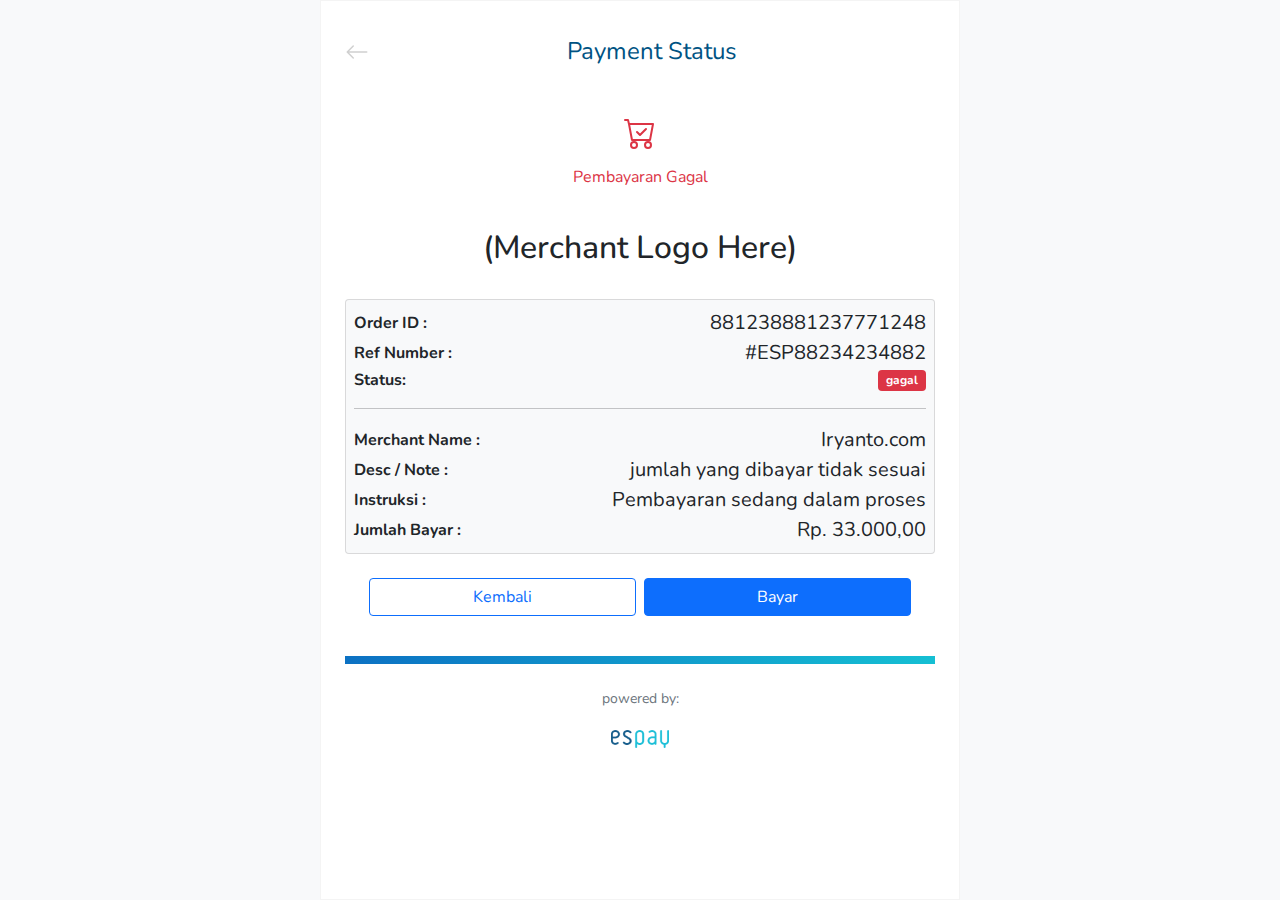
<file: payment-status-failed.html>
<!doctype html>
<html lang="en" class="h-100">

<head>
    <meta charset="utf-8">
    <meta name="viewport" content="width=device-width, initial-scale=1">
    <meta name="description" content="">
    <meta name="author" content="PT PLUS">
    <meta name="generator" content="Hugo 0.84.0">
    <title>ESPAY</title>



    <!-- Bootstrap core CSS -->
    <link href="css/bootstrap.min.css" rel="stylesheet">
    <!-- Custom Style -->
    <link href="css/iconset.css" rel="stylesheet">
    <link href="css/style.css" rel="stylesheet">

    <!-- Favicons -->
    <link rel="apple-touch-icon" href="#" sizes="180x180">
    <link rel="icon" href="#" sizes="32x32" type="image/png">
    <link rel="icon" href="#" sizes="16x16" type="image/png">
    <link rel="manifest" href="#">
    <link rel="mask-icon" href="#" color="#7952b3">
    <link rel="icon" href="#">
    <meta name="theme-color" content="#7952b3">



</head>

<body class="bg-light">


    <!-- Begin page content -->
    <main class="flex-shrink-0 h-100 main-container">

        <div class="container main-container ps-24">

            <nav class="navbar nav-head">

                <div class="d-flex flex-fill align-items-center justify-content-start">
                    <a class="nav-arrow" href="index.html">
                        <svg xmlns="http://www.w3.org/2000/svg" width="24" height="24" fill="currentColor"
                            class="bi bi-arrow-left" viewBox="0 0 16 16">
                            <path fill-rule="evenodd"
                                d="M15 8a.5.5 0 0 0-.5-.5H2.707l3.147-3.146a.5.5 0 1 0-.708-.708l-4 4a.5.5 0 0 0 0 .708l4 4a.5.5 0 0 0 .708-.708L2.707 8.5H14.5A.5.5 0 0 0 15 8z">
                            </path>
                        </svg>

                    </a>
                    <span class="align-items-center  flex-fill justify-content-center txt-primary text-center ">Payment
                        Status</span>



                </div>

            </nav>
            <div class="d-flex flex-column mt-32 align-items-center">
                <svg xmlns="http://www.w3.org/2000/svg" width="48" height="48" fill="currentColor"
                    class="bi bi-cart-check text-danger p-2" viewBox="0 0 16 16">
                    <path
                        d="M11.354 6.354a.5.5 0 0 0-.708-.708L8 8.293 6.854 7.146a.5.5 0 1 0-.708.708l1.5 1.5a.5.5 0 0 0 .708 0l3-3z" />
                    <path
                        d="M.5 1a.5.5 0 0 0 0 1h1.11l.401 1.607 1.498 7.985A.5.5 0 0 0 4 12h1a2 2 0 1 0 0 4 2 2 0 0 0 0-4h7a2 2 0 1 0 0 4 2 2 0 0 0 0-4h1a.5.5 0 0 0 .491-.408l1.5-8A.5.5 0 0 0 14.5 3H2.89l-.405-1.621A.5.5 0 0 0 2 1H.5zm3.915 10L3.102 4h10.796l-1.313 7h-8.17zM6 14a1 1 0 1 1-2 0 1 1 0 0 1 2 0zm7 0a1 1 0 1 1-2 0 1 1 0 0 1 2 0z" />
                </svg>
                <span class="text-danger p-2">Pembayaran Gagal</span>
            </div>

            <div class="d-flex justify-content-center mt-32">
                <h1 class="fs-2">(Merchant Logo Here)</h1>
            </div>

            <br />

            <div class="card w-100 p-2 bg-light">
                <div class="d-flex flex-row justify-content-between align-items-center bg-light">
                    <span class="fs-6"><b>Order ID :</b></span>
                    <span class="fs-5">881238881237771248</span>
                </div>
                <div class="d-flex flex-row justify-content-between align-items-center bg-light">
                    <span class="fs-6"><b>Ref Number :</b></span>
                    <span class="fs-5">#ESP88234234882</span>
                </div>
                <div class="d-flex flex-row justify-content-between align-items-center bg-light">
                    <span class="fs-6"><b>Status:</b></span>
                    <span class="badge bg-danger">gagal</span>
                </div>
                <hr />
                <div class="d-flex flex-row justify-content-between align-items-center">
                    <span class="fs-6"><b>Merchant Name :</b></span>
                    <span class="fs-5">Iryanto.com</span>
                </div>

                <div class="d-flex flex-row justify-content-between align-items-center bg-light">
                    <span class="fs-6"><b>Desc / Note :</b></span>
                    <span class="fs-5">jumlah yang dibayar tidak sesuai</span>
                </div>
                <div class="d-flex flex-row justify-content-between align-items-center bg-light">
                    <span class="fs-6"><b>Instruksi :</b></span>
                    <span class="fs-5">Pembayaran sedang dalam proses</span>
                </div>
                <div class="d-flex flex-row justify-content-between align-items-center bg-light">
                    <span class="fs-6"><b>Jumlah Bayar :</b></span>
                    <span class="fs-5">Rp. 33.000,00</span>
                </div>


            </div>
            <div class="d-flex flex-row justify-content-center gap-2 w-100 p-4">
                <a ref="#" class="btn w-100 btn-outline-primary">Kembali</a>

                <a href="#" class="btn w-100 btn-primary">Bayar</a>


            </div>





            <div class="espay-line"></div>
            <footer class="footer mt-auto mb-auto">
                <div class="container-tab-content">

                    <p class="small text-muted text-center">powered by:</p>
                    <div class="text-center">
                        <img src="img/espay-logo-footer.png">
                    </div>

                </div>
            </footer>
        </div>
    </main>



    <script src="js/jquery.min.js"></script>
    <script src="js/bootstrap.bundle.min.js"></script>
    <script src="js/pooper.min.js"></script>
    <script type="text/javascript">
        // enable spacing for credit card number     
        $('#inputCCNumber').on('keyup', function (e) {
            var val = $(this).val();
            var newval = '';
            val = val.replace(/\s/g, '');

            // iterate to letter-spacing after every 4 digits   
            for (var i = 0; i < val.length; i++) {
                if (i % 4 == 0 && i > 0) newval = newval.concat(' ');
                newval = newval.concat(val[i]);
            }

            // format in same input field 
            $(this).val(newval);
        });
    </script>


</body>

</html>
</file>
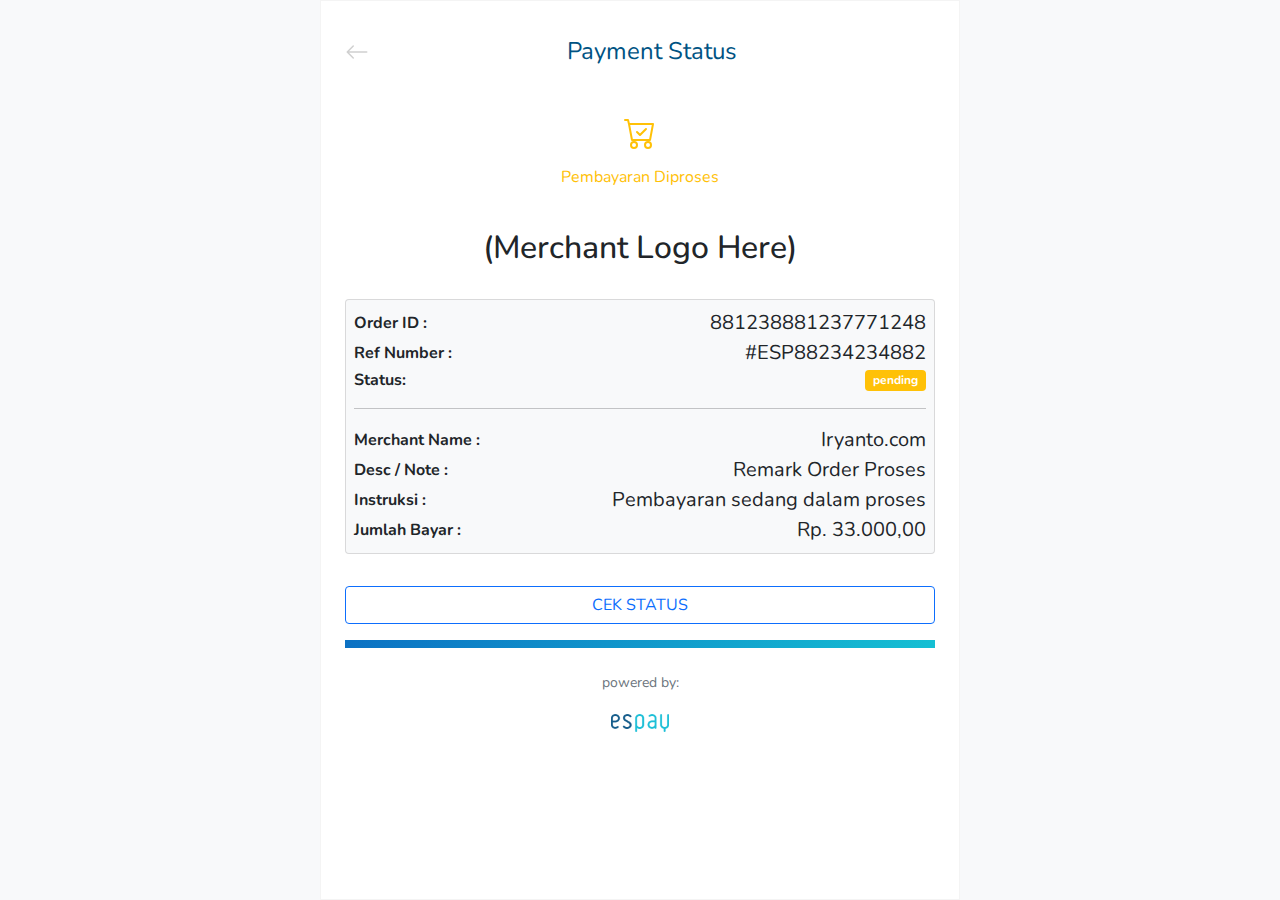
<file: payment-status-pending.html>
<!doctype html>
<html lang="en" class="h-100">

<head>
    <meta charset="utf-8">
    <meta name="viewport" content="width=device-width, initial-scale=1">
    <meta name="description" content="">
    <meta name="author" content="PT PLUS">
    <meta name="generator" content="Hugo 0.84.0">
    <title>ESPAY</title>



    <!-- Bootstrap core CSS -->
    <link href="css/bootstrap.min.css" rel="stylesheet">
    <!-- Custom Style -->
    <link href="css/iconset.css" rel="stylesheet">
    <link href="css/style.css" rel="stylesheet">

    <!-- Favicons -->
    <link rel="apple-touch-icon" href="#" sizes="180x180">
    <link rel="icon" href="#" sizes="32x32" type="image/png">
    <link rel="icon" href="#" sizes="16x16" type="image/png">
    <link rel="manifest" href="#">
    <link rel="mask-icon" href="#" color="#7952b3">
    <link rel="icon" href="#">
    <meta name="theme-color" content="#7952b3">



</head>

<body class="bg-light">


    <!-- Begin page content -->
    <main class="flex-shrink-0 h-100 main-container">

        <div class="container main-container ps-24">

            <nav class="navbar nav-head">

                <div class="d-flex flex-fill align-items-center justify-content-start">
                    <a class="nav-arrow" href="index.html">
                        <svg xmlns="http://www.w3.org/2000/svg" width="24" height="24" fill="currentColor"
                            class="bi bi-arrow-left" viewBox="0 0 16 16">
                            <path fill-rule="evenodd"
                                d="M15 8a.5.5 0 0 0-.5-.5H2.707l3.147-3.146a.5.5 0 1 0-.708-.708l-4 4a.5.5 0 0 0 0 .708l4 4a.5.5 0 0 0 .708-.708L2.707 8.5H14.5A.5.5 0 0 0 15 8z">
                            </path>
                        </svg>

                    </a>
                    <span class="align-items-center  flex-fill justify-content-center txt-primary text-center ">Payment
                        Status</span>



                </div>

            </nav>
            <div class="d-flex flex-column mt-32 align-items-center">
                <svg xmlns="http://www.w3.org/2000/svg" width="48" height="48" fill="currentColor"
                    class="bi bi-cart-check text-warning p-2" viewBox="0 0 16 16">
                    <path
                        d="M11.354 6.354a.5.5 0 0 0-.708-.708L8 8.293 6.854 7.146a.5.5 0 1 0-.708.708l1.5 1.5a.5.5 0 0 0 .708 0l3-3z" />
                    <path
                        d="M.5 1a.5.5 0 0 0 0 1h1.11l.401 1.607 1.498 7.985A.5.5 0 0 0 4 12h1a2 2 0 1 0 0 4 2 2 0 0 0 0-4h7a2 2 0 1 0 0 4 2 2 0 0 0 0-4h1a.5.5 0 0 0 .491-.408l1.5-8A.5.5 0 0 0 14.5 3H2.89l-.405-1.621A.5.5 0 0 0 2 1H.5zm3.915 10L3.102 4h10.796l-1.313 7h-8.17zM6 14a1 1 0 1 1-2 0 1 1 0 0 1 2 0zm7 0a1 1 0 1 1-2 0 1 1 0 0 1 2 0z" />
                </svg>
                <span class="text-warning p-2">Pembayaran Diproses</span>
            </div>

            <div class="d-flex justify-content-center mt-32">
                <h1 class="fs-2">(Merchant Logo Here)</h1>
            </div>

            <br />

            <div class="card w-100 p-2 bg-light">
                <div class="d-flex flex-row justify-content-between align-items-center bg-light">
                    <span class="fs-6"><b>Order ID :</b></span>
                    <span class="fs-5">881238881237771248</span>
                </div>
                <div class="d-flex flex-row justify-content-between align-items-center bg-light">
                    <span class="fs-6"><b>Ref Number :</b></span>
                    <span class="fs-5">#ESP88234234882</span>
                </div>
                <div class="d-flex flex-row justify-content-between align-items-center bg-light">
                    <span class="fs-6"><b>Status:</b></span>
                    <span class="badge bg-warning">pending</span>
                </div>
                <hr />
                <div class="d-flex flex-row justify-content-between align-items-center">
                    <span class="fs-6"><b>Merchant Name :</b></span>
                    <span class="fs-5">Iryanto.com</span>
                </div>

                <div class="d-flex flex-row justify-content-between align-items-center bg-light">
                    <span class="fs-6"><b>Desc / Note :</b></span>
                    <span class="fs-5">Remark Order Proses</span>
                </div>
                <div class="d-flex flex-row justify-content-between align-items-center bg-light">
                    <span class="fs-6"><b>Instruksi :</b></span>
                    <span class="fs-5">Pembayaran sedang dalam proses</span>
                </div>
                <div class="d-flex flex-row justify-content-between align-items-center bg-light">
                    <span class="fs-6"><b>Jumlah Bayar :</b></span>
                    <span class="fs-5">Rp. 33.000,00</span>
                </div>


            </div>
            <div class="d-grid mt-32">
                <a href="#" class="btn w-100 btn-block btn-outline-primary">CEK STATUS</a>

            </div>





            <div class="espay-line"></div>
            <footer class="footer mt-auto mb-auto">
                <div class="container-tab-content">

                    <p class="small text-muted text-center">powered by:</p>
                    <div class="text-center">
                        <img src="img/espay-logo-footer.png">
                    </div>

                </div>
            </footer>
        </div>
    </main>



    <script src="js/jquery.min.js"></script>
    <script src="js/bootstrap.bundle.min.js"></script>
    <script src="js/pooper.min.js"></script>
    <script type="text/javascript">
        // enable spacing for credit card number     
        $('#inputCCNumber').on('keyup', function (e) {
            var val = $(this).val();
            var newval = '';
            val = val.replace(/\s/g, '');

            // iterate to letter-spacing after every 4 digits   
            for (var i = 0; i < val.length; i++) {
                if (i % 4 == 0 && i > 0) newval = newval.concat(' ');
                newval = newval.concat(val[i]);
            }

            // format in same input field 
            $(this).val(newval);
        });
    </script>


</body>

</html>
</file>
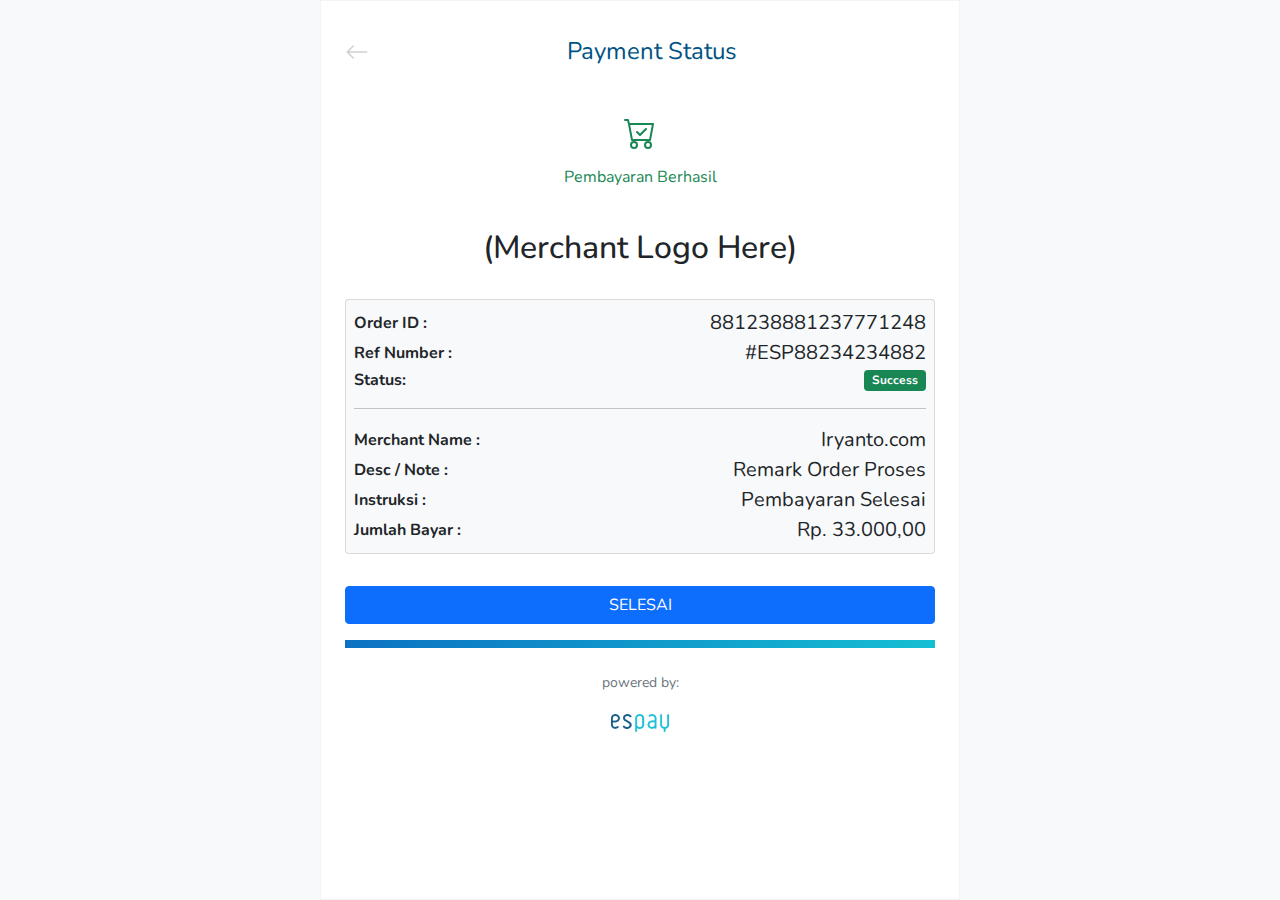
<file: payment-status-success.html>
<!doctype html>
<html lang="en" class="h-100">

<head>
    <meta charset="utf-8">
    <meta name="viewport" content="width=device-width, initial-scale=1">
    <meta name="description" content="">
    <meta name="author" content="PT PLUS">
    <meta name="generator" content="Hugo 0.84.0">
    <title>ESPAY</title>



    <!-- Bootstrap core CSS -->
    <link href="css/bootstrap.min.css" rel="stylesheet">
    <!-- Custom Style -->
    <link href="css/iconset.css" rel="stylesheet">
    <link href="css/style.css" rel="stylesheet">

    <!-- Favicons -->
    <link rel="apple-touch-icon" href="#" sizes="180x180">
    <link rel="icon" href="#" sizes="32x32" type="image/png">
    <link rel="icon" href="#" sizes="16x16" type="image/png">
    <link rel="manifest" href="#">
    <link rel="mask-icon" href="#" color="#7952b3">
    <link rel="icon" href="#">
    <meta name="theme-color" content="#7952b3">



</head>

<body class="bg-light">


    <!-- Begin page content -->
    <main class="flex-shrink-0 h-100 main-container">

        <div class="container main-container ps-24">

            <nav class="navbar nav-head">

                <div class="d-flex flex-fill align-items-center justify-content-start">
                    <a class="nav-arrow" href="index.html">
                        <svg xmlns="http://www.w3.org/2000/svg" width="24" height="24" fill="currentColor"
                            class="bi bi-arrow-left" viewBox="0 0 16 16">
                            <path fill-rule="evenodd"
                                d="M15 8a.5.5 0 0 0-.5-.5H2.707l3.147-3.146a.5.5 0 1 0-.708-.708l-4 4a.5.5 0 0 0 0 .708l4 4a.5.5 0 0 0 .708-.708L2.707 8.5H14.5A.5.5 0 0 0 15 8z">
                            </path>
                        </svg>

                    </a>
                    <span class="align-items-center  flex-fill justify-content-center txt-primary text-center ">Payment
                        Status</span>



                </div>

            </nav>
            <div class="d-flex flex-column mt-32 align-items-center">
                <svg xmlns="http://www.w3.org/2000/svg" width="48" height="48" fill="currentColor"
                    class="bi bi-cart-check text-success p-2" viewBox="0 0 16 16">
                    <path
                        d="M11.354 6.354a.5.5 0 0 0-.708-.708L8 8.293 6.854 7.146a.5.5 0 1 0-.708.708l1.5 1.5a.5.5 0 0 0 .708 0l3-3z" />
                    <path
                        d="M.5 1a.5.5 0 0 0 0 1h1.11l.401 1.607 1.498 7.985A.5.5 0 0 0 4 12h1a2 2 0 1 0 0 4 2 2 0 0 0 0-4h7a2 2 0 1 0 0 4 2 2 0 0 0 0-4h1a.5.5 0 0 0 .491-.408l1.5-8A.5.5 0 0 0 14.5 3H2.89l-.405-1.621A.5.5 0 0 0 2 1H.5zm3.915 10L3.102 4h10.796l-1.313 7h-8.17zM6 14a1 1 0 1 1-2 0 1 1 0 0 1 2 0zm7 0a1 1 0 1 1-2 0 1 1 0 0 1 2 0z" />
                </svg>
                <span class="text-success p-2">Pembayaran Berhasil</span>
            </div>

            <div class="d-flex justify-content-center mt-32">
                <h1 class="fs-2">(Merchant Logo Here)</h1>
            </div>

            <br />

            <div class="card w-100 p-2 bg-light">
                <div class="d-flex flex-row justify-content-between align-items-center bg-light">
                    <span class="fs-6"><b>Order ID :</b></span>
                    <span class="fs-5">881238881237771248</span>
                </div>
                <div class="d-flex flex-row justify-content-between align-items-center bg-light">
                    <span class="fs-6"><b>Ref Number :</b></span>
                    <span class="fs-5">#ESP88234234882</span>
                </div>
                <div class="d-flex flex-row justify-content-between align-items-center bg-light">
                    <span class="fs-6"><b>Status:</b></span>
                    <span class="badge bg-success">Success</span>
                </div>
                <hr />
                <div class="d-flex flex-row justify-content-between align-items-center">
                    <span class="fs-6"><b>Merchant Name :</b></span>
                    <span class="fs-5">Iryanto.com</span>
                </div>

                <div class="d-flex flex-row justify-content-between align-items-center bg-light">
                    <span class="fs-6"><b>Desc / Note :</b></span>
                    <span class="fs-5">Remark Order Proses</span>
                </div>
                <div class="d-flex flex-row justify-content-between align-items-center bg-light">
                    <span class="fs-6"><b>Instruksi :</b></span>
                    <span class="fs-5">Pembayaran Selesai</span>
                </div>
                <div class="d-flex flex-row justify-content-between align-items-center bg-light">
                    <span class="fs-6"><b>Jumlah Bayar :</b></span>
                    <span class="fs-5">Rp. 33.000,00</span>
                </div>


            </div>
            <div class="d-grid mt-32">
                <a href="#" class="btn w-100 btn-block btn-primary">SELESAI</a>

            </div>





            <div class="espay-line"></div>
            <footer class="footer mt-auto mb-auto">
                <div class="container-tab-content">

                    <p class="small text-muted text-center">powered by:</p>
                    <div class="text-center">
                        <img src="img/espay-logo-footer.png">
                    </div>

                </div>
            </footer>
        </div>
    </main>



    <script src="js/jquery.min.js"></script>
    <script src="js/bootstrap.bundle.min.js"></script>
    <script src="js/pooper.min.js"></script>
    <script type="text/javascript">
        // enable spacing for credit card number     
        $('#inputCCNumber').on('keyup', function (e) {
            var val = $(this).val();
            var newval = '';
            val = val.replace(/\s/g, '');

            // iterate to letter-spacing after every 4 digits   
            for (var i = 0; i < val.length; i++) {
                if (i % 4 == 0 && i > 0) newval = newval.concat(' ');
                newval = newval.concat(val[i]);
            }

            // format in same input field 
            $(this).val(newval);
        });
    </script>


</body>

</html>
</file>
<file: css/iconset.css>
/****** ADD CSS *****/
.page-container.scroll {
  overflow: auto;
}
.scroll {
  overflow-y: auto;
}

.list {
  background-color: #ffffff;
  height: 72px;
  display: block;
  text-decoration: none;
  box-sizing: content-box;
  border-bottom: 1px solid #f2f2f2;
  position: relative;
}
.list:last-child .list-payment-logo {
  border-bottom: 0;
}
.list-payment-logo {
  padding: 0px 0px 0px 16px;
  float: left;
  border-bottom: 1px solid #ffffff;
  width: 58px;
}
.list.with-promo .list-content {
  width: calc(100% - 164px);
}
.list.with-promo .list-content {
  width: calc(100% - 148px);
}
.list-content {
  vertical-align: middle;
  width: calc(100% - 116px);
  height: 58px;
  float: left;
  padding-top: 4px;
}
.sprite.header-prev {
  background-position: 0 0;
  width: 16px;
  height: 16px;
}
.sprite.ovo {
  background-position: -30px -379px;
  width: 38px;
  height: 38px;
}
.sprite.cimbqr {
  background-position: -65px -425px;
  width: 38px;
  height: 38px;
}
.sprite.linkaja {
  background-position: 3px -425px;
  width: 38px;
  height: 38px;
}
.sprite.linkajaqr {
  background-position: 3px -378px;
  width: 38px;
  height: 38px;
}
.sprite.linkajaapplink {
  background-position: 3px -378px;
  width: 38px;
  height: 38px;
}
.sprite.list-next {
  background-position: -20px 0px;
  width: 12px;
  height: 12px;
  margin: 0.9em;
}
.sprite.permata {
  background-position: -80px -232px;
  width: 40px;
  height: 40px;
}
.sprite.cimb-clicks {
  background-position: -80px -32px;
  width: 40px;
  height: 40px;
}
.sprite.bca-klikpay {
  background-position: -80px -152px;
  width: 40px;
  height: 40px;
}
.sprite.bri-epay {
  background-position: 0px -112px;
  width: 40px;
  height: 40px;
}
.sprite.danamon-online {
  background-position: -80px -392px;
  width: 40px;
  height: 40px;
}
.sprite.mandiri {
  background-position: -40px -232px;
  width: 40px;
  height: 40px;
}
.sprite.mandiri-clickpay {
  background-position: -40px -112px;
  width: 40px;
  height: 40px;
}
.sprite.mandiriqr {
  background-position: -38px -204px;
  width: 40px;
  height: 30px;
}
.sprite.creditcard {
  background-position: 0px -272px;
  width: 38px;
  height: 38px;
}
.sprite.ccinstall3 {
  background-position: 0px -272px;
  width: 38px;
  height: 38px;
}
.sprite.ccinstall6 {
  background-position: 0px -272px;
  width: 38px;
  height: 38px;
}
.sprite.ccinstall12 {
  background-position: 0px -272px;
  width: 38px;
  height: 38px;
}
.sprite.creditcardedc {
  background-position: 0px -272px;
  width: 38px;
  height: 38px;
}
.sprite.gopay {
  background-position: -120px -112px;
  width: 38px;
  height: 38px;
}
.sprite.amex-safekey {
  background-position: -40px -392px;
  width: 38px;
  height: 38px;
}
.sprite.jcb-jsecure {
  background-position: -120px -352px;
  width: 38px;
  height: 38px;
}
.sprite.norton-secured {
  background-position: -0px -352px;
  width: 38px;
  height: 38px;
}
.sprite.verified-visa {
  background-position: -40px -352px;
  width: 38px;
  height: 38px;
}
.sprite.mastercard-securecode {
  background-position: -80px -352px;
  width: 38px;
  height: 38px;
}

.sprite.modal-close-light {
  background-position: -90px 0;
  width: 16px;
  height: 16px;
}

.sprite.header-prev {
  background-position: 0 0;
  width: 16px;
  height: 16px;
}
.sprite.indomaret {
  background-position: -40px -72px;
  width: 40px;
  height: 40px;
}
.sprite.alfamart {
  background-position: -80px -72px;
  width: 40px;
  height: 40px;
}
.sprite.permata-net {
  background-position: -5px -458px;
  width: 45px;
  height: 24px;
}
.sprite.jenius {
  background-position: -52px -408px;
  width: 45px;
  height: 28px;
}
.sprite.shopeejumpapp {
  background-position: -105px -380px;
  width: 45px;
  height: 30px;
}
.sprite.shopeeqr {
  background-position: -105px -380px;
  width: 45px;
  height: 30px;
}
.sprite.danapay {
  background-position: -55px -435px;
  width: 45px;
  height: 40px;
}
.sprite.danaqr {
  background-position: -55px -435px;
  width: 45px;
  height: 40px;
}
.sprite.danajumpapp {
  background-position: -55px -435px;
  width: 45px;
  height: 40px;
}
.sprite.jakone {
  background-position: -5px -485px;
  width: 46px;
  height: 45px;
}
.sprite.cimb-directdebit {
  background-position: -105px -485px;
  width: 46px;
  height: 45px;
}
.sprite.mandiri-qr {
  background-position: -105px -485px;
  width: 46px;
  height: 45px;
}
.sprite.espaywallet {
  background-position: -105px -458px;
  width: 45px;
  height: 25px;
}
.sprite.saldomu {
  background-position: -5px -529px;
  width: 45px;
  height: 22px;
}
.sprite.saldomuqr {
  background-position: -5px -472px;
  width: 47px;
  height: 30px;
}
.sprite.kredivo {
  background-position: -54px -467px;
  width: 45px;
  height: 35px;
}
.sprite.bri-directdebit {
  background-position: -105px -469px;
  width: 50px;
  height: 22px;
}
.sprite.blu {
  background-position: -51px -491px;
  width: 42px;
  height: 36px;
}
.sprite.akulaku {
  background-position: -117px -346px;
  width: 45px;
  height: 40px;
}
.sprite.bsiatm {
  background-position: -107px -490px;
  width: 40px;
  height: 40px;
}
.sprite.btn {
  background-position: -4px -580px;
  width: 40px;
  height: 40px;
}
.sprite.cimb {
  background-position: -107px -577px;
  width: 40px;
  height: 40px;
}
.sprite.cimb-qrstatis {
  background-position: -62px -377px;
  width: 35px;
  height: 30px;
}
.sprite.cimb-qrdinamis {
  background-position: -62px -377px;
  width: 35px;
  height: 30px;
}
.sprite.saldomu {
  background-position: -107px -577px;
  width: 40px;
  height: 40px;
}
.sprite.billertokped {
  background-position: -105px -538px;
  width: 50px;
  height: 25px;
}
.sprite.pos {
  background-position: -55px -527px;
  width: 40px;
  height: 30px;
}
.sprite {
  background-image: url(../img/spriteicons.png);
  background-size: 160px 557px;
  background-repeat: no-repeat;
  display: block;
  margin: 0 calc((100% - (35px * 5)) / 10);
}
.closeModal {
  cursor: pointer;
}
.backModalButton {
  cursor: pointer;
}
.ic_atm {
  background-image: url(/../../images/sgoplusv2/ic_atm.svg);
  background-size: 32px 32px;
  background-repeat: no-repeat;
  display: block;
}
.bank-logo.maybank {
  background-position: -360px -10px;
}
.bank-logo.cimb {
  background-position: -300px -10px;
}
.bank-logo.mandiri {
  background-position: -60px -10px;
}
.bank-logo.permata {
  background-position: -120px -10px;
}
.bank-logo.bca {
  background-position: 0 -10px;
}
.bank-logo.bri {
  background-position: -240px -10px;
}
.bank-logo.bni {
  background-position: -180px -10px;
}
.bank-logo.ocbc {
  background-position: -540px -380px;
}
.bank-logo.mega {
  background-position: -120px -140px;
}
.bank-logo.hsbc {
  background-position: -360px -80px;
}
.bank-logo.danamon {
  background-position: -60px -250px;
}
.bank-logo.mandiri-syariah {
  background-position: -240px -260px;
}
.bank-logo.btn {
  background-position: -478px -260px;
}
.bank-logo {
  background-image: url(../img/bankicons.png);
  background-size: 597px 477px;
  background-repeat: no-repeat;
  display: block;
  font-size: 0;
  height: 40px;
  width: 57px;
  margin: 0 calc((100% - (57px * 5)) / 10);
}

.defaultlogo {
  background-image: url(/../../images/sgoplusv2/logo_espay.png);
  background-size: 597px 477px;
  background-repeat: no-repeat;
  display: inline-block;
  font-size: 0;
  height: 40px;
  width: 57px;
  margin: 0 calc((100% - (57px * 5)) / 10);
}
</file>
<file: css/style.css>
@import url("https://fonts.googleapis.com/css2?family=Nunito:ital,wght@0,200;0,300;0,400;0,600;0,700;0,800;0,900;1,200;1,300;1,400;1,600;1,700;1,800;1,900&display=swap");
html,
body {
  font-family: "Nunito", sans-serif;
}

.container {
  width: auto;
  max-width: 640px;
  margin-right: auto;
  margin-left: auto;
  border: 1px solid #f4f4f4;
  background-color: #ffffff;
}

.txt-primary {
  color: #005383;
}

.main-container {
  min-height: 100vh;
}

.container-tab-content {
  width: auto;
  max-width: inherit;
  margin-right: 24px;
  margin-left: 24px;
  margin-top: 24px;
  margin-bottom: 54px;
  overflow-x: auto;
}

/** Margin Sizing ***/
.mt-8 {
  margin-top: 0.5rem !important;
}

.mt-16 {
  margin-top: 1rem !important;
}

.mt-24 {
  margin-top: 1.5rem !important;
}

.mt-32 {
  margin-top: 2rem !important;
}

.mb-8 {
  margin-bottom: 0.5rem !important;
}

.mb-16 {
  margin-bottom: 1rem !important;
}

.mb-24 {
  margin-bottom: 1.5rem !important;
}

.mb-32 {
  margin-bottom: 2rem !important;
}

.mlr-8 {
  margin-left: 0.5rem !important;
  margin-right: 0.5rem !important;
}

.mlr-16 {
  margin-left: 1rem !important;
  margin-right: 1rem !important;
}

.mlr-24 {
  margin-left: 1.5rem !important;
  margin-right: 1.5rem !important;
}

.mlr-32 {
  margin-left: 2rem !important;
  margin-right: 2rem !important;
}

.mlr-mobile-32 {
  margin-left: 2rem !important;
  margin-right: 2rem !important;
}

.ms-8 {
  margin-left: 0.5rem !important;
  margin-right: 0.5rem !important;
  margin-top: 0.5rem !important;
  margin-bottom: 0.5rem !important;
}

.ms-16 {
  margin-left: 1rem !important;
  margin-right: 1rem !important;
  margin-top: 1rem !important;
  margin-bottom: 1rem !important;
}

.ms-24 {
  margin-left: 1.5rem !important;
  margin-right: 1.5rem !important;
  margin-top: 1.5rem !important;
  margin-bottom: 1.5rem !important;
}

.ms-32 {
  margin-left: 2rem !important;
  margin-right: 2rem !important;
  margin-top: 2rem !important;
  margin-bottom: 2rem !important;
}

/** End of Margin Sizing ***/
/** Padding Sizing **/
.ps-32 {
  padding: 2rem !important;
}

.ps-24 {
  padding: 1.5rem !important;
}

.ps-16 {
  padding: 1rem !important;
}

.ps-8 {
  padding: 0.5rem !important;
}

/** End of Padding Sizing **/
nav .nav-arrow svg path {
  fill: #d0d0d0;
}

nav .btn-history svg path {
  fill: #d0d0d0;
}

nav.nav-head a {
  font-size: 16px;
}

nav.nav-head span {
  font-size: 24px;
}

.rounded-pill-tab {
  min-height: 48px;
}

.rounded-pill-tab .nav-link {
  min-height: 48px;
  text-align: center;
  color: #a3a4a4;
}

.list-group .va-account-list {
  position: relative;
  display: block;
  padding: 0.5rem 0rem;
  color: #212529;
  text-decoration: none;
  background-color: transparent;
  border-bottom: 1px solid rgba(0, 0, 0, 0.125);
}
.list-group .va-account-list a {
  width: 100%;
  position: relative;
  display: block;
  text-decoration: none;
}

.list-group .va-account-list:hover {
  position: relative;
  display: block;
  padding: 0.5rem 0rem;
  color: #000000;
  text-decoration: none;
  background-color: transparent;
  opacity: 0.8;
  /* border-bottom: 1px solid rgba(0, 0, 0, 0.125); */
}

span.va-account-number {
  font-size: 14px;
  font-style: normal;
  line-height: 1.36;
  letter-spacing: 0.42px;
  color: #a5a5a5;
}

span.va-note-info {
  font-size: 10px;
  font-stretch: normal;
  font-style: normal;
  line-height: 1.4;
  letter-spacing: 0.3px;
  color: #ff0202;
}

.rounded-pill-tab li:first-child .nav-link.active {
  -webkit-box-shadow: 0 1px 3px 0 rgba(0, 0, 0, 0.16);
  box-shadow: 0 1px 3px 0 rgba(0, 0, 0, 0.16);
  background-color: #fff;
  color: #89c23e;
  font-weight: bold;
  min-height: 48px;
  border: 0;
  border-top-left-radius: 24px;
  border-bottom-left-radius: 24px;
  border-top-right-radius: 0px;
  border-bottom-right-radius: 0px;
}

.rounded-pill-tab li:last-child .nav-link.active {
  -webkit-box-shadow: 0 1px 3px 0 rgba(0, 0, 0, 0.16);
  box-shadow: 0 1px 3px 0 rgba(0, 0, 0, 0.16);
  background-color: #fff;
  color: #89c23e;
  font-weight: bold;
  min-height: 48px;
  border: 0;
  border-top-left-radius: 0px;
  border-bottom-left-radius: 0px;
  border-top-right-radius: 24px;
  border-bottom-right-radius: 24px;
}

.btn-primary-green {
  height: 40px;
  border-radius: 4px;
  -webkit-box-shadow: 0 -3px 6px 0 rgba(0, 0, 0, 0.16);
  box-shadow: 0 -3px 6px 0 rgba(0, 0, 0, 0.16);
  background-color: #89c23e;
  border: 1px solid #89c23e;
}

.btn-primary-green:hover {
  height: 40px;
  font-weight: 600;
  border-radius: 4px;
  -webkit-box-shadow: 0 -3px 6px 0 rgba(0, 0, 0, 0.16);
  box-shadow: 0 -3px 6px 0 rgba(0, 0, 0, 0.16);
  background-color: #3cb39d;
  border: 1px solid #3cb39d;
}

span.title {
  display: block;
  font-size: 17px;
  line-height: 1.5;
  letter-spacing: 0.5px;
  text-align: center;
  color: #4c4c4c;
}

.list-group-va {
  /* max-height: 160px; */
  overflow: auto;
  background-color: transparent;
}

.card-status {
  min-height: 100vh;
}

.list-emoney .form-label {
  margin-bottom: 0 !important;
}

.list-emoney .list-group {
  max-height: 180px;
  overflow: auto !important;
}

.list-emoney .list-group-item {
  position: relative;
  display: block;
  padding: 0rem 0.5rem !important;
  margin-top: 0.5rem;
  color: #c4c4c4;
  text-decoration: none;
  border: solid 1px #d8d8d8;
  border-radius: 4px;
  background-color: #fff;
}

.list-emoney .list-group-item a {
  text-decoration: none !important;
  color: currentColor;
}

.list-emoney .list-group-item:last-child {
  position: relative;
  display: block;
  padding: 0.5rem;
  margin-top: 0.5rem;
  color: #c4c4c4;
  text-decoration: none;
  border: solid 1px #d8d8d8;
  border-radius: 4px;
  background-color: #fff;
}

.list-emoney .list-group-item:last-child a {
  text-decoration: none !important;
  color: currentColor;
}

/** Modal ***/
.modal-backdrop {
  /* bug fix - no overlay */
  display: none;
}

.modal-backdrop {
  z-index: 1040 !important;
}

.modal-content {
  margin: 2px auto;
  z-index: 1100 !important;
}

.modal-dialog {
  min-height: calc(100vh - 60px);
  max-width: calc(100vw - 70%);
  display: -webkit-box;
  display: -ms-flexbox;
  display: flex;
  -webkit-box-orient: vertical;
  -webkit-box-direction: normal;
  -ms-flex-direction: column;
  flex-direction: column;
  -webkit-box-pack: center;
  -ms-flex-pack: center;
  justify-content: center;
  overflow: auto;
}

@media (max-width: 768px) {
  .modal-dialog {
    min-height: calc(100vh - 20px);
    min-width: 100vw;
    margin: 0 auto;
    padding: 16px;
  }
}

.btn-outline {
  color: #89c23e;
  border-color: #89c23e;
}

span.nama-rek {
  display: block;
  font-size: 12px;
  font-style: normal;
  line-height: 1.36;
  letter-spacing: 0.42px;
  color: #828282;
  text-align: center;
}

.rounded-pill-tab {
  border-radius: 24px;
  min-height: 48px;
  -webkit-box-shadow: 0 1px 3px 0 rgba(0, 0, 0, 0.16);
  box-shadow: 0 1px 3px 0 rgba(0, 0, 0, 0.16);
  background-color: #eaeaea;
}

.accordion .payment-channel-accordion {
  border: solid 1px #e2e2e2;
  border-radius: 8px;
  margin-bottom: 8px;
}

#cover {
  background: url("http://www.aveva.com/Images/ajax-loader.gif") no-repeat
    scroll center center #fff;
  position: absolute;
  height: 100%;
  width: 100%;
}

.form-select-history .form-select {
  display: block;
  width: 100%;
  padding: 2rem 2.25rem 0.375rem 0.75rem;
  -moz-padding-start: calc(0.75rem - 3px);
  font-size: 14px;
  font-weight: 900;
  line-height: 1.5;
  color: #89c23e;
  background-color: #fff;
  background-image: url("../img/ic-arrow-down-select.png");
  background-repeat: no-repeat;
  background-position: right 0.75rem center;
  background-size: 16px 16px;
  border: 1px solid #ffffff;
  border-radius: 1rem;
  -webkit-box-shadow: 0 1px 4px 0 rgba(0, 0, 0, 0.16);
  box-shadow: 0 1px 4px 0 rgba(0, 0, 0, 0.16);
  -webkit-transition: border-color 0.15s ease-in-out,
    -webkit-box-shadow 0.15s ease-in-out;
  transition: border-color 0.15s ease-in-out,
    -webkit-box-shadow 0.15s ease-in-out;
  transition: border-color 0.15s ease-in-out, box-shadow 0.15s ease-in-out;
  transition: border-color 0.15s ease-in-out, box-shadow 0.15s ease-in-out,
    -webkit-box-shadow 0.15s ease-in-out;
  -webkit-appearance: none;
  -moz-appearance: none;
  appearance: none;
}

.form-select-history .form-select option {
  color: #89c23e;
}

.form-select-history label {
  font-size: 12px;
}

.list-form-report .list-group-item {
  position: relative;
  display: block;
  padding: 0.5rem 0rem;
  color: #212529;
  text-decoration: none;
  background-color: #fff;
  border: 1 px solid rgba(0, 0, 0, 0.125);
}

.list-form-report .list-group-item span {
  font-size: 12px;
}

.list-form-report .list-group-item span.title {
  display: block;
  font-weight: 800;
  text-align: left;
}

.list-form-report .list-group-item span.value {
  display: block;
  text-align: right;
}

.list-history .curr {
  font-size: 14px;
  color: #afafaf;
  font-weight: 800;
}

.list-history .amount {
  font-size: 16px;
  color: #000000;
  font-weight: 800;
  padding-left: 4px;
}

.list-history .date {
  font-size: 10px;
  color: #afafaf;
  font-weight: 500;
}

.list-history .trx-title {
  display: block;
  font-size: 12px;
  color: #89c23e;
  font-weight: 700;
}

.list-history .list-group-item {
  position: relative;
  display: block;
  padding: 1.5rem 1rem !important;
  margin: 0.2rem 0rem;
  text-decoration: none;
  border-radius: 16px;
  -webkit-box-shadow: 0 1px 2px 0 rgba(0, 0, 0, 0.16);
  box-shadow: 0 1px 2px 0 rgba(0, 0, 0, 0.16);
  background-color: #fff;
  border: none !important;
}

.tab-content .accordion-item .accordion-body .input-nominal-cc {
  border: none;
}

.tab-content
  .accordion-item
  .accordion-header
  .accordion-button:not(.collapsed) {
  color: #333333;
  background-color: #f8f9fa;
}

.tab-content .accordion-item #collapseCC form .d-flex {
  border-bottom: 1px solid #f4f4f4;
}

.tab-content accordion-button:not(.collapsed)::after {
  color: #333333;
  background-image: url("data:image/svg+xml,%3csvg xmlns='http://www.w3.org/2000/svg' viewBox='0 0 16 16' fill='%23212529'%3e%3cpath fill-rule='evenodd' d='M1.646 4.646a.5.5 0 0 1 .708 0L8 10.293l5.646-5.647a.5.5 0 0 1 .708.708l-6 6a.5.5 0 0 1-.708 0l-6-6a.5.5 0 0 1 0-.708z'/%3e%3c/svg%3e");
  -webkit-transform: rotate(-180deg);
  transform: rotate(-180deg);
}

.accordion-button:not(.collapsed) {
  color: #333333;
  background-color: #f8f9fa;
  -webkit-box-shadow: inset 0 -1px 0 rgba(0, 0, 0, 0.125);
  box-shadow: inset 0 -1px 0 rgba(0, 0, 0, 0.125);
}

.espay-form .form-control::-webkit-input-placeholder {
  /* Chrome, Firefox, Opera, Safari 10.1+ */
  font-size: 12px;
  color: #c3c3c3;
  opacity: 1;
  /* Firefox */
}

.espay-form .form-control:-ms-input-placeholder {
  /* Chrome, Firefox, Opera, Safari 10.1+ */
  font-size: 12px;
  color: #c3c3c3;
  opacity: 1;
  /* Firefox */
}

.espay-form .form-control::-ms-input-placeholder {
  /* Chrome, Firefox, Opera, Safari 10.1+ */
  font-size: 12px;
  color: #c3c3c3;
  opacity: 1;
  /* Firefox */
}

.espay-form .form-control::placeholder {
  /* Chrome, Firefox, Opera, Safari 10.1+ */
  font-size: 12px;
  color: #c3c3c3;
  opacity: 1;
  /* Firefox */
}

.espay-form .form-control:-ms-input-placeholder {
  /* Internet Explorer 10-11 */
  font-size: 12px;
  color: #c3c3c3;
}

.espay-form .form-control::-ms-input-placeholder {
  /* Microsoft Edge */
  font-size: 12px;
  color: #c3c3c3;
}

.espay-form .input-amount .form-control::-webkit-input-placeholder {
  /* Chrome, Firefox, Opera, Safari 10.1+ */
  font-size: 16px;
  color: #c3c3c3;
  opacity: 1;
  /* Firefox */
}

.espay-form .input-amount .form-control:-ms-input-placeholder {
  /* Chrome, Firefox, Opera, Safari 10.1+ */
  font-size: 16px;
  color: #c3c3c3;
  opacity: 1;
  /* Firefox */
}

.espay-form .input-amount .form-control::-ms-input-placeholder {
  /* Chrome, Firefox, Opera, Safari 10.1+ */
  font-size: 16px;
  color: #c3c3c3;
  opacity: 1;
  /* Firefox */
}

.espay-form .input-amount .form-control::placeholder {
  /* Chrome, Firefox, Opera, Safari 10.1+ */
  font-size: 16px;
  color: #c3c3c3;
  opacity: 1;
  /* Firefox */
}

.espay-form .input-amount .form-control:-ms-input-placeholder {
  /* Internet Explorer 10-11 */
  font-size: 16px;
  color: #c3c3c3;
}

.espay-form .input-amount .form-control::-ms-input-placeholder {
  /* Microsoft Edge */
  font-size: 16px;
  color: #c3c3c3;
}

.espay-form .form-check .form-check-label {
  font-size: 10px;
}

.espay-form .form-label {
  font-size: 12px;
  color: #828282;
}

.espay-form textarea:focus,
.espay-form textarea.form-control:focus,
.espay-form input.form-control:focus,
.espay-form input[type="text"]:focus,
.espay-form input[type="password"]:focus,
.espay-form input[type="email"]:focus,
.espay-form input[type="number"]:focus,
.espay-form [type="text"].form-control:focus,
.espay-form [type="password"].form-control:focus,
.espay-form [type="email"].form-control:focus,
.espay-form [type="tel"].form-control:focus,
.espay-form [contenteditable].form-control:focus {
  -webkit-box-shadow: none !important;
  box-shadow: none !important;
}

.espay-form .input-group-text {
  display: -webkit-box;
  display: -ms-flexbox;
  display: flex;
  -webkit-box-align: center;
  -ms-flex-align: center;
  align-items: center;
  padding: 0rem 0.5rem 0rem 0rem;
  font-size: 12px;
  font-weight: 600;
  line-height: 1.5;
  color: #4c4c4c;
  text-align: center;
  white-space: nowrap;
  background-color: transparent !important;
  border-top: none !important;
  border-left: none !important;
  border-right: none !important;
  border-radius: 0 !important;
  border-bottom: 1px solid #d8d8d8;
}

.espay-form .form-control {
  display: block;
  padding: 0.2rem 0rem !important;
  font-size: 1rem;
  font-weight: 400;
  line-height: 1.5;
  color: #212529;
  background-color: #fff;
  background-clip: padding-box;
  border-top: none !important;
  border-left: none !important;
  border-right: none !important;
  border-radius: 0 !important;
  border-bottom: 1px solid #d8d8d8;
  -webkit-appearance: none;
  -moz-appearance: none;
  appearance: none;
}

.espay-form .amount {
  font-size: 17px;
}

.espay-form
  .input-group:not(.has-validation)
  > .dropdown-toggle:nth-last-child(n + 3),
.espay-form
  .input-group:not(.has-validation)
  > :not(:last-child):not(.dropdown-toggle):not(.dropdown-menu) {
  border-top-right-radius: 0;
  border-bottom-right-radius: 0;
}

.espay-form .btn-primary-green {
  height: 40px;
  border-radius: 4px;
  -webkit-box-shadow: 0 -3px 6px 0 rgba(0, 0, 0, 0.16);
  box-shadow: 0 -3px 6px 0 rgba(0, 0, 0, 0.16);
  background-color: #89c23e;
  border: 1px solid #89c23e;
}

.espay-form .equal {
  display: -webkit-box;
  display: -ms-flexbox;
  display: flex;
  display: -webkit-flex;
  -ms-flex-wrap: wrap;
  flex-wrap: wrap;
}

.espay-form .fs-5 {
  font-size: 14px !important;
  font-weight: 600 !important;
  color: #4c4c4c !important;
}

.espay-line {
  background: linear-gradient(#ffffff, #ffffff) 50% 50% / calc(100% - 16px)
      calc(100% - 16px) no-repeat,
    linear-gradient(90deg, #0c71c3 0%, #15bfd3 100%);
  width: auto;
  display: block;
  height: 0.5em;
  margin-top: 1em;
  margin-bottom: 1em;
}

/* 
  ##Device = Desktops
  ##Screen = 1281px to higher resolution desktops
*/
@media (min-width: 1281px) {
  /* CSS */
}

/* 
  ##Device = Laptops, Desktops
  ##Screen = B/w 1025px to 1280px
*/
@media (min-width: 1025px) and (max-width: 1280px) {
  /* CSS */
}

/* 
  ##Device = Tablets, Ipads (portrait)
  ##Screen = B/w 768px to 1024px
*/
@media (min-width: 768px) and (max-width: 1024px) {
  /* CSS */
  .container {
    width: auto;
    max-width: 700px;
    margin-right: auto;
    margin-left: auto;
    border: 1px solid #f4f4f4;
    background-color: #ffffff;
  }
  .container-tab-content {
    width: auto;
    max-width: inherit;
    margin-right: 24px;
    margin-left: 24px;
    margin-top: 54px;
    margin-bottom: 54px;
    overflow-x: auto;
  }
}

/* 
  ##Device = Tablets, Ipads (landscape)
  ##Screen = B/w 768px to 1024px
*/
@media (min-width: 768px) and (max-width: 1024px) and (orientation: landscape) {
  /* CSS */
  .container {
    width: auto;
    max-width: 1000px;
    margin-right: auto;
    margin-left: auto;
    border: 1px solid #f4f4f4;
    background-color: #ffffff;
  }
  .container-tab-content {
    width: auto;
    max-width: inherit;
    margin-right: 24px;
    margin-left: 24px;
    margin-top: 54px;
    margin-bottom: 54px;
    overflow-x: auto;
  }
}

/* 
  ##Device = Low Resolution Tablets, Mobiles (Landscape)
  ##Screen = B/w 481px to 767px
*/
@media (min-width: 481px) and (max-width: 767px) {
  /* CSS */
  .container {
    width: auto;
    max-width: 100%;
    margin-right: auto;
    margin-left: auto;
    border: 1px solid #f4f4f4;
    background-color: #ffffff;
  }
  .container-tab-content {
    width: auto;
    max-width: inherit;
    margin-right: 24px;
    margin-left: 24px;
    margin-top: 54px;
    margin-bottom: 54px;
    overflow-x: auto;
  }
}

/* 
  ##Device = Most of the Smartphones Mobiles (Portrait)
  ##Screen = B/w 320px to 479px
*/
@media (min-width: 320px) and (max-width: 480px) {
  /* CSS */
  .container {
    width: auto;
    max-width: 100%;
    margin-right: auto;
    margin-left: auto;
    border: 1px solid #f4f4f4;
    background-color: #ffffff;
  }
  .container-tab-content {
    width: auto;
    max-width: inherit;
    margin-right: 24px;
    margin-left: 24px;
    margin-top: 54px;
    margin-bottom: 54px;
    overflow-x: auto;
  }
  .mlr-mobile-32 {
    margin-left: 0.5rem !important;
    margin-right: 0.5rem !important;
  }
}
/*# sourceMappingURL=style.css.map */
</file>
